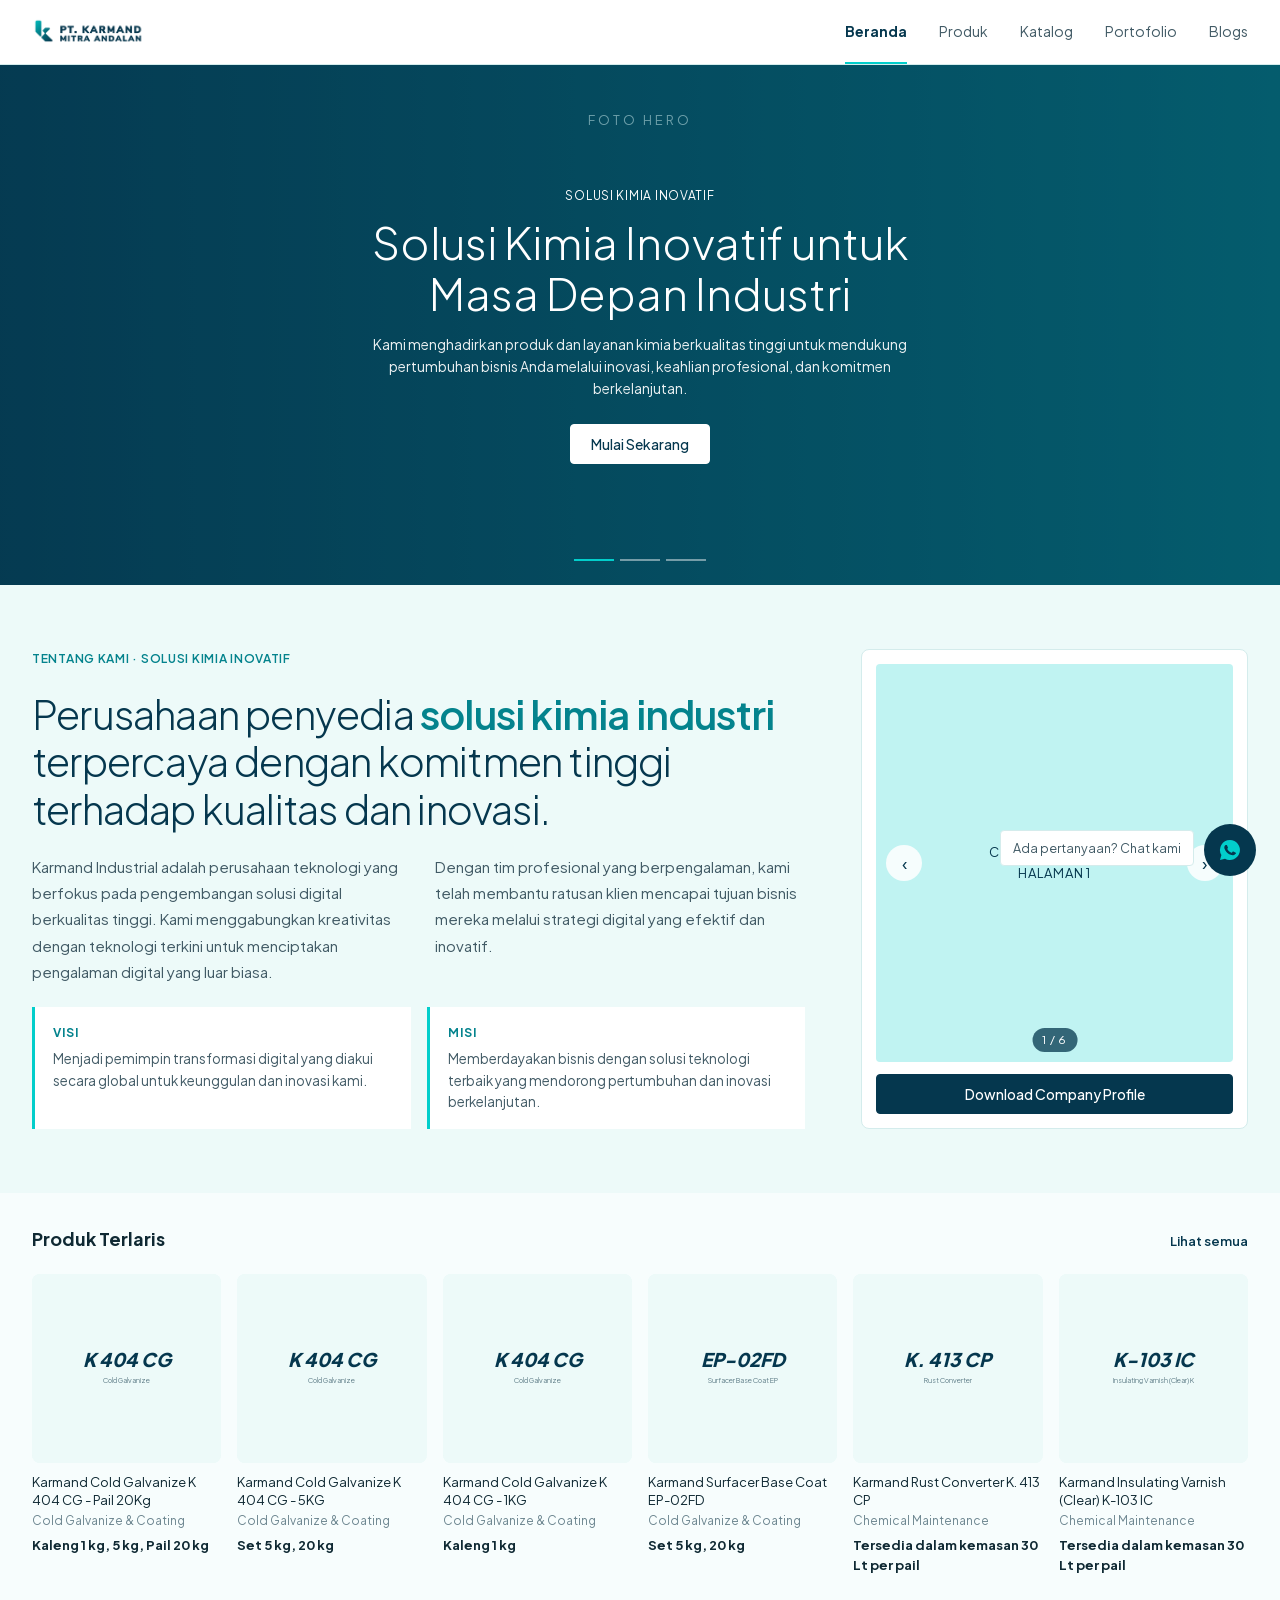
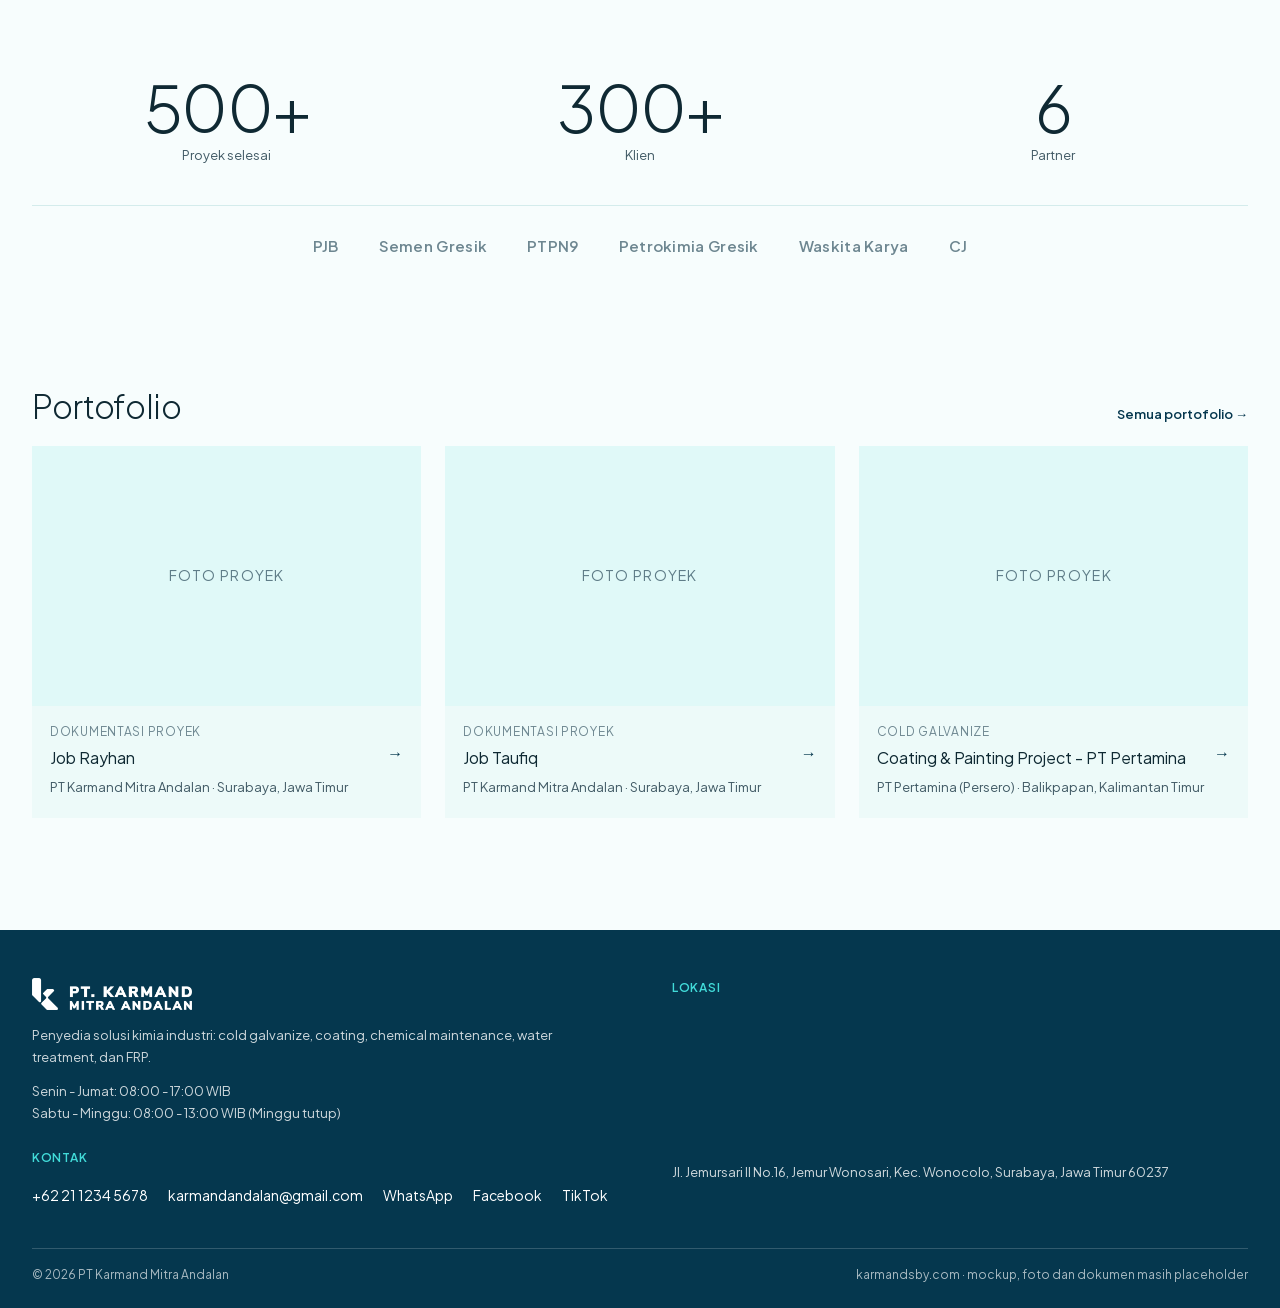
<file: index.html>
<!DOCTYPE html>
<html lang="id"><head>
<meta charset="UTF-8"><meta name="viewport" content="width=device-width, initial-scale=1"><meta name="robots" content="noindex, nofollow">
<title>PT Karmand Mitra Andalan | Beranda</title>
<link rel="stylesheet" href="css/theme.css"><link rel="stylesheet" href="css/site.css">
</head><body data-page="home">
<div id="hdr"></div>
<main>
<div class="hero" id="hero" aria-label="Hero slide"></div>

<section class="frame" id="tentang" style="background:var(--surface)"><div class="wrap">
 <div class="about2" id="about"></div>
</div></section>

<section class="shelf"><div class="wrap">
 <div class="head"><h2 class="h-shelf">Produk Terlaris</h2><a class="more" href="catalog.html">Lihat semua</a></div>
 <div class="shelfgrid" id="top"></div>
</div></section>

<section class="frame"><div class="wrap"><div class="stats" id="stats"></div><div class="partners" id="partners"></div></div></section>

<section class="frame" id="portofolio"><div class="wrap">
 <div class="head"><h2 class="h-frame">Portofolio</h2><a class="more" href="portfolio.html">Semua portofolio &rarr;</a></div>
 <div class="fgrid" id="pf"></div>
</div></section>
</main>
<div id="ftr"></div>
<script src="js/data.js"></script><script src="js/site.js"></script>
</body></html>
</file>
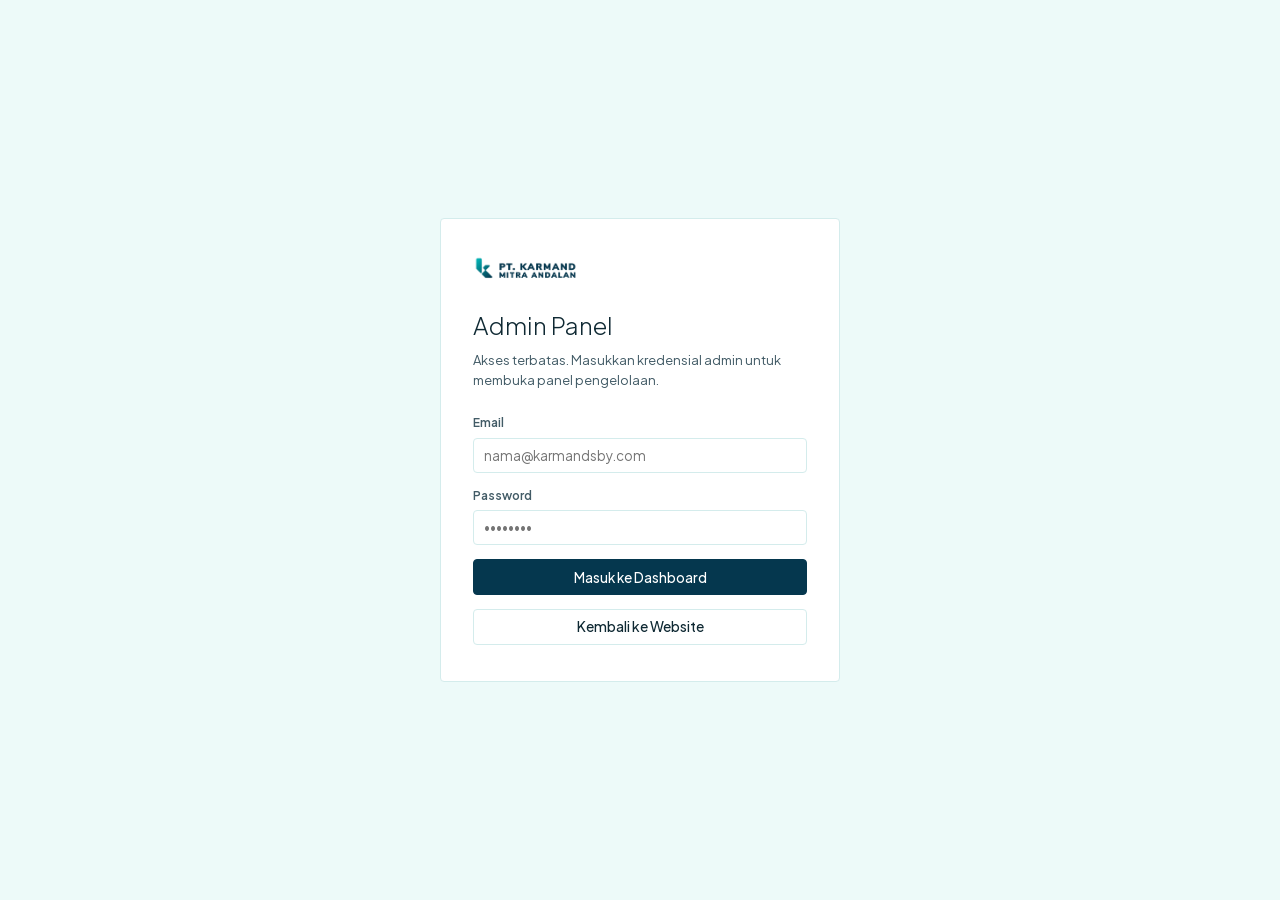
<file: admin/index.html>
<!DOCTYPE html>
<html lang="id"><head>
<meta charset="UTF-8"><meta name="viewport" content="width=device-width, initial-scale=1"><meta name="robots" content="noindex, nofollow">
<title>Admin Panel | PT Karmand Mitra Andalan</title>
<link rel="stylesheet" href="../css/theme.css"><link rel="stylesheet" href="../css/admin.css">
</head><body>
<div class="shell">
 <aside class="side" id="side">
  <div class="side-top"><img src="../assets/logo.png" alt="Karmand"><span class="side-tag">Admin</span></div>
  <nav id="sidenav"></nav>
  <div class="side-foot">
   <a class="btn outline sm" href="../index.html">Lihat Website &rarr;</a>
   <button class="btn outline sm" id="btn-reset" type="button">Reset Data Demo</button>
   <button class="btn danger sm" id="btn-logout" type="button">Keluar</button>
  </div>
 </aside>
 <div class="main">
  <header class="topbar">
   <div class="topbar-left">
    <button class="burger" id="burger" type="button" aria-label="Menu">&#9776;</button>
    <h1 id="page-title">Dashboard</h1>
   </div>
   <div class="topbar-right" id="topbar-actions"></div>
  </header>
  <main class="content" id="view"></main>
 </div>
</div>

<div class="drawer-bg" id="drawer-bg">
 <div class="drawer">
  <div class="drawer-head"><h3 id="drawer-title">Detail</h3><button class="btn outline sm" id="drawer-close" type="button">Tutup</button></div>
  <div class="drawer-body" id="drawer-body"></div>
  <div class="drawer-foot" id="drawer-foot"></div>
 </div>
</div>

<script src="../js/data.js"></script>
<script src="../js/admin.js"></script>
</body></html>
</file>
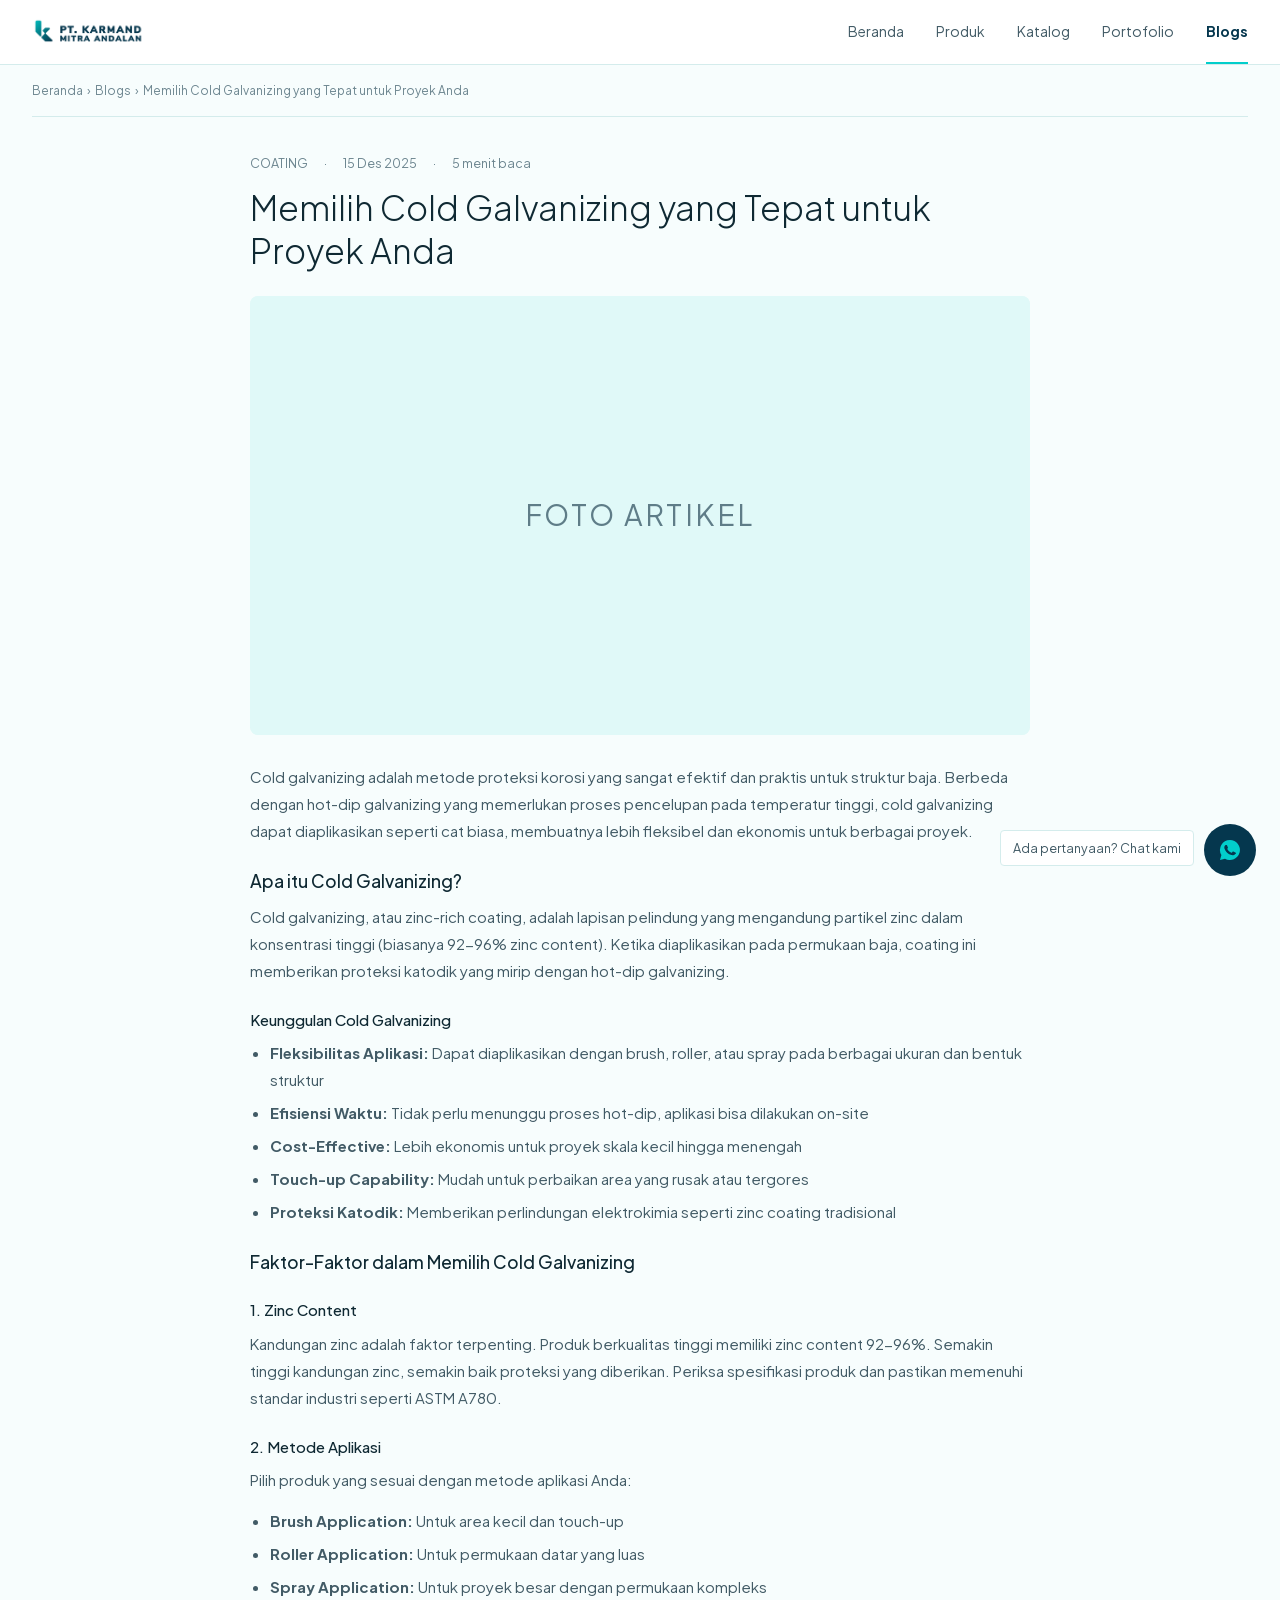
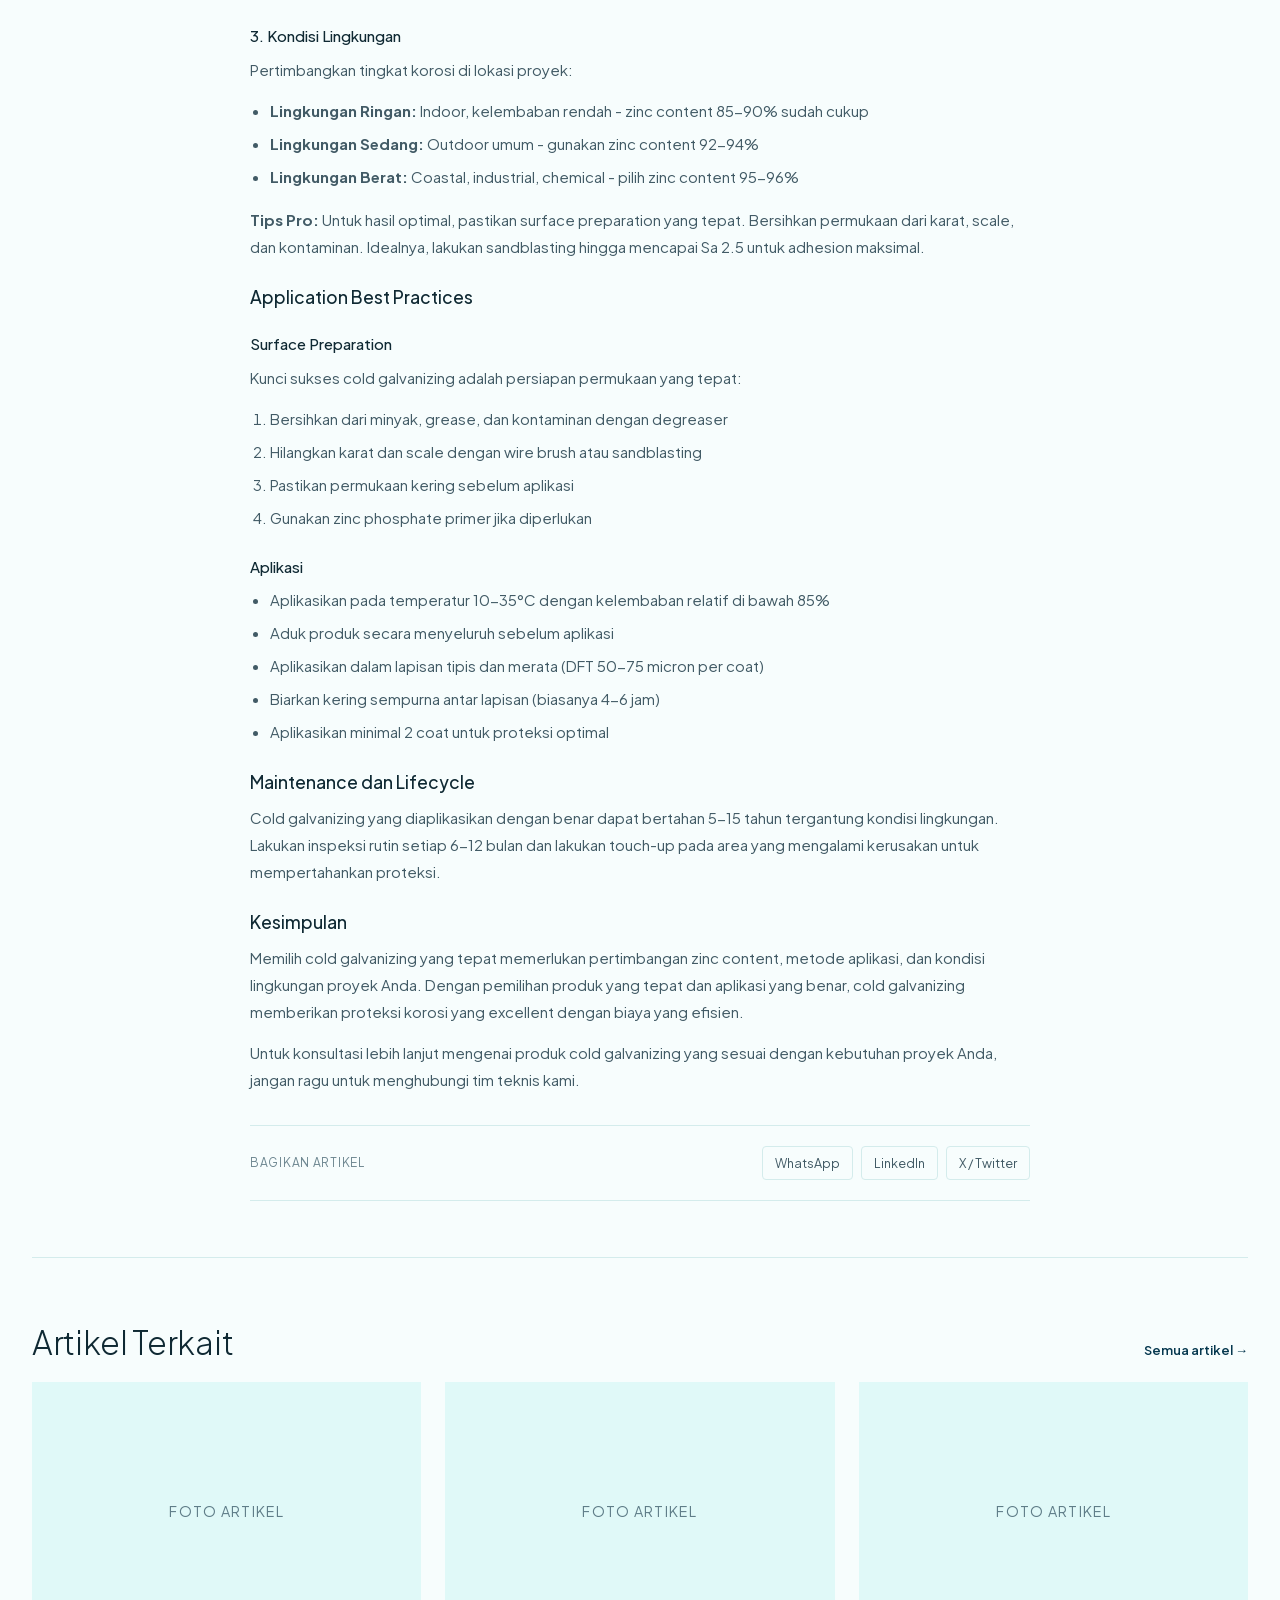
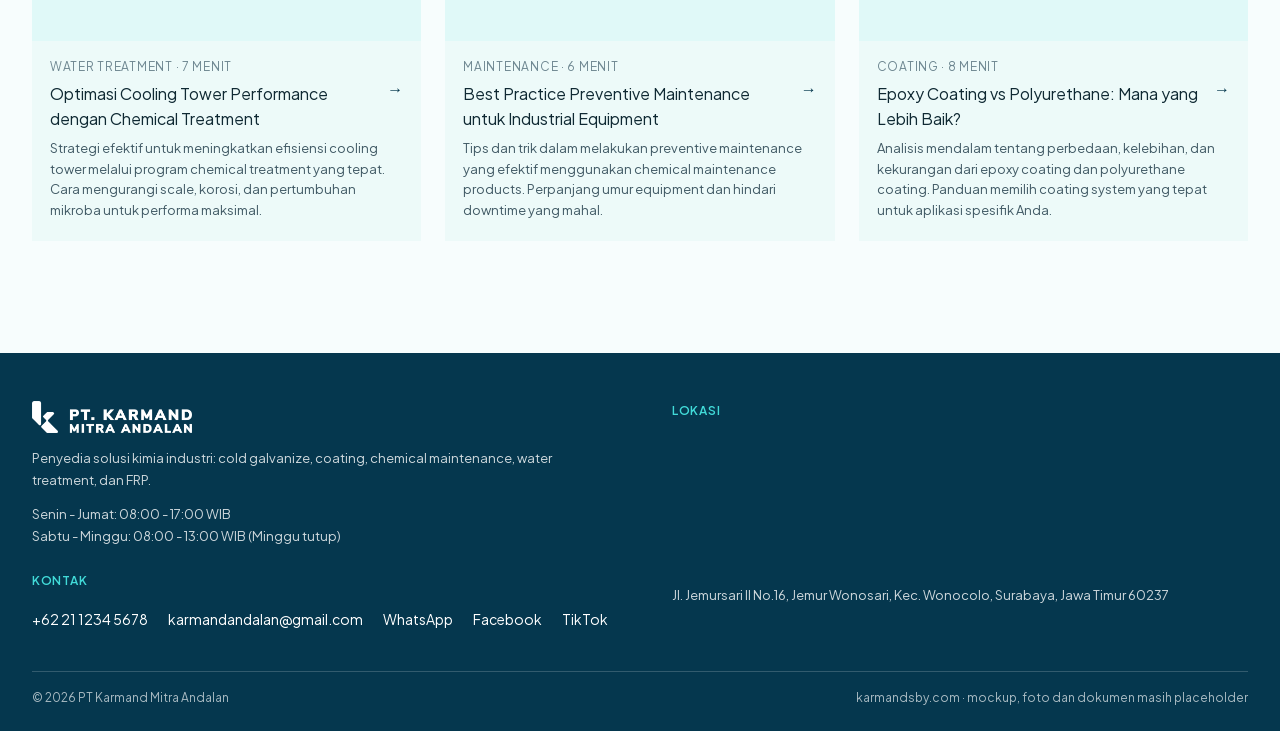
<file: blog-detail.html>
<!DOCTYPE html>
<html lang="id"><head>
<meta charset="UTF-8"><meta name="viewport" content="width=device-width, initial-scale=1"><meta name="robots" content="noindex, nofollow">
<title>Artikel | PT Karmand Mitra Andalan</title>
<link rel="stylesheet" href="css/theme.css"><link rel="stylesheet" href="css/site.css">
</head><body data-page="blog-detail">
<div id="hdr"></div>
<main class="wrap">
 <div class="crumb" id="crumb"></div>
 <article class="artwrap" id="blog-detail"></article>
 <section class="frame" style="border-top:1px solid var(--line)"><div class="head"><h2 class="h-frame">Artikel Terkait</h2><a class="more" href="blogs.html">Semua artikel &rarr;</a></div><div class="fgrid hrow" id="blog-related"></div></section>
</main>
<div id="ftr"></div>
<script src="js/data.js"></script><script src="js/site.js"></script>
</body></html>
</file>
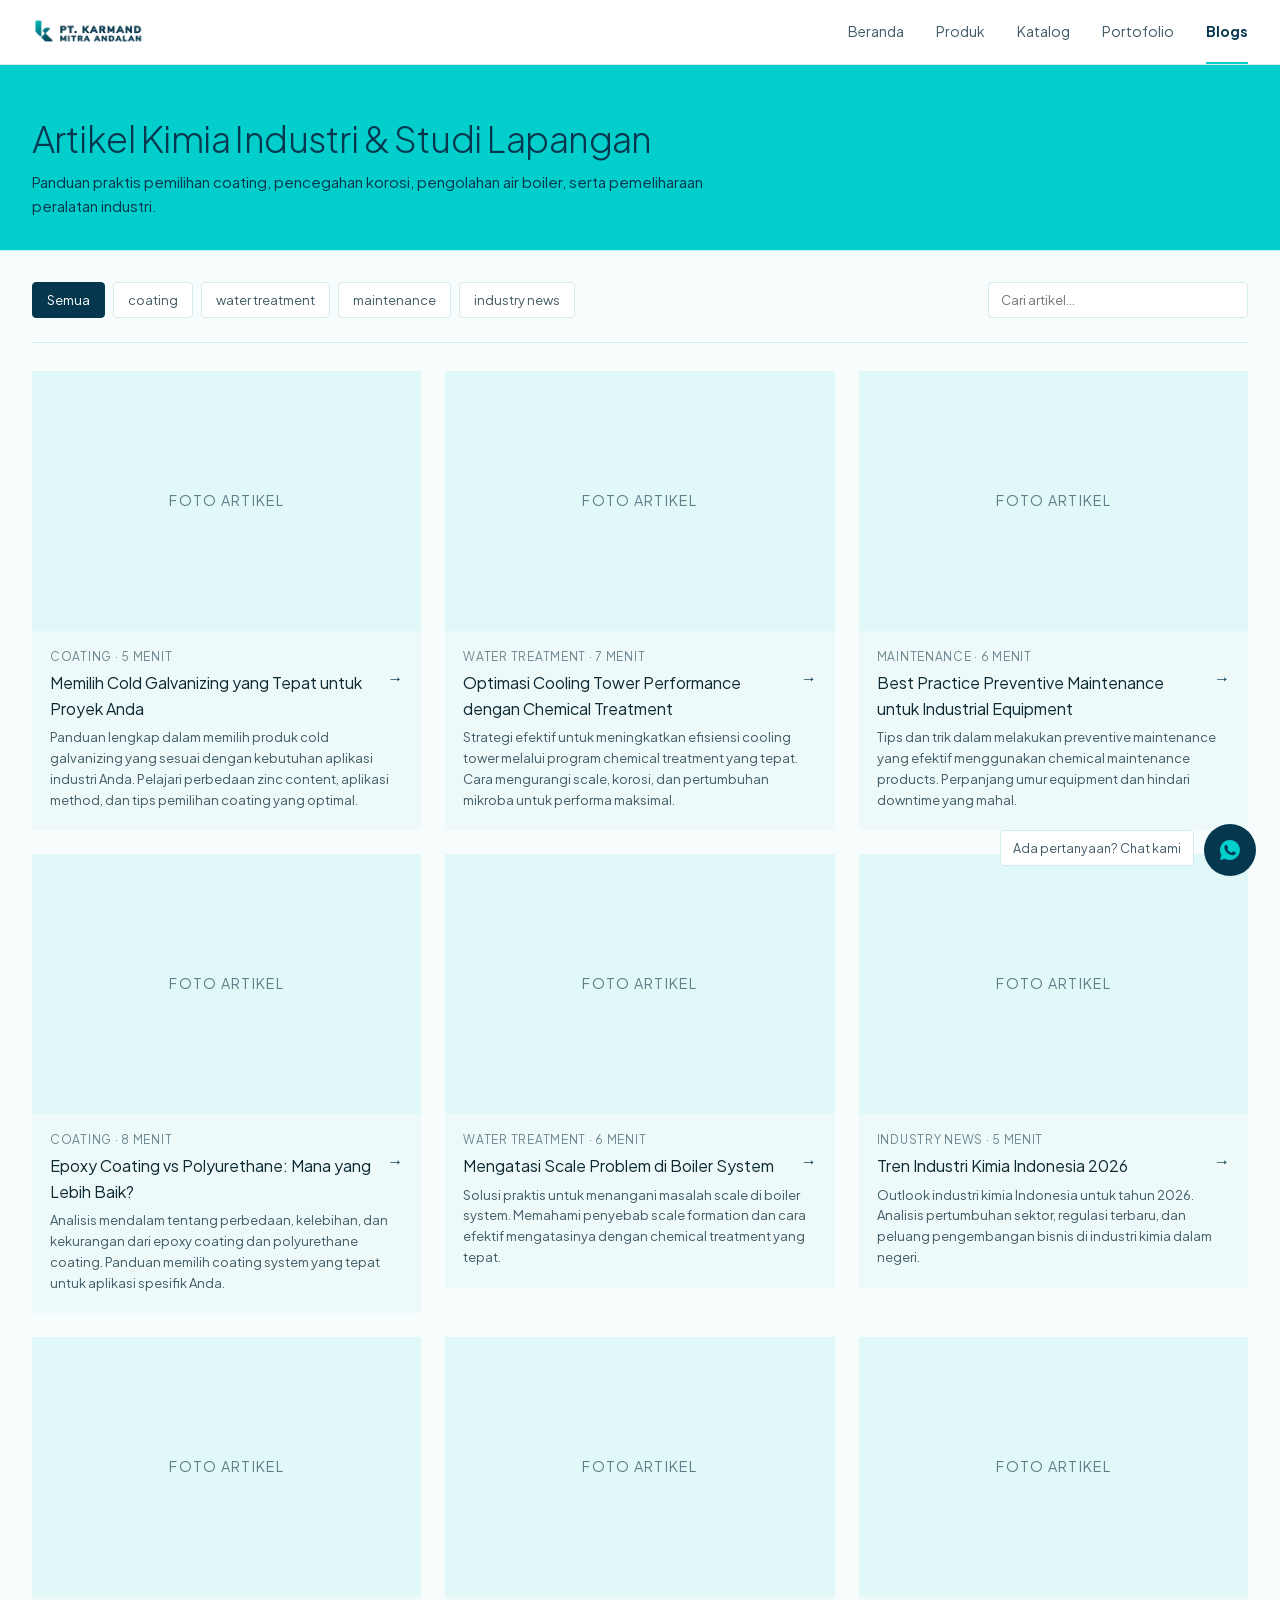
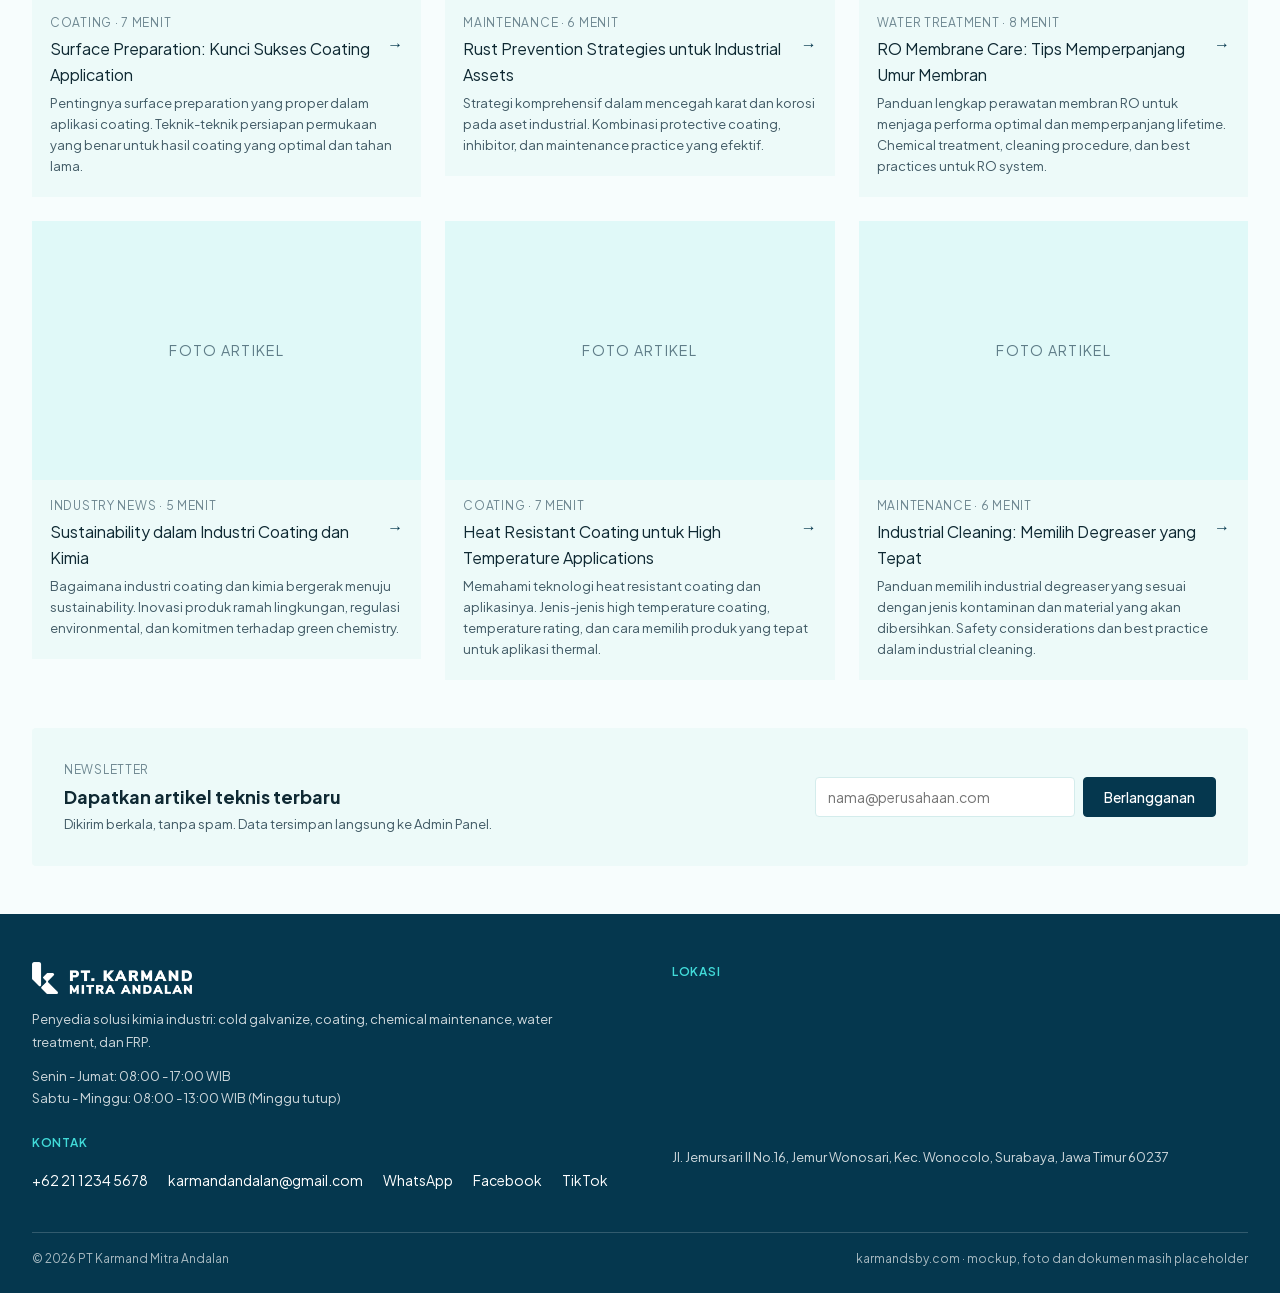
<file: blogs.html>
<!DOCTYPE html>
<html lang="id"><head>
<meta charset="UTF-8"><meta name="viewport" content="width=device-width, initial-scale=1"><meta name="robots" content="noindex, nofollow">
<title>Blogs &amp; Artikel | PT Karmand Mitra Andalan</title>
<link rel="stylesheet" href="css/theme.css"><link rel="stylesheet" href="css/site.css">
</head><body data-page="blogs">
<div id="hdr"></div>
<main class="wrap">
 <div class="pagehead">
  <h1>Artikel Kimia Industri &amp; Studi Lapangan</h1>
  <p>Panduan praktis pemilihan coating, pencegahan korosi, pengolahan air boiler, serta pemeliharaan peralatan industri.</p>
 </div>
 <div class="toolbar">
  <div class="tabs" id="blog-tabs"></div>
  <input class="search" id="blog-search" type="search" placeholder="Cari artikel...">
 </div>
 <div class="fgrid" id="blog-grid"></div>
 <div class="nlbox">
  <div>
   <div class="eyebrow">Newsletter</div>
   <h2 class="h-shelf" style="margin-top:4px">Dapatkan artikel teknis terbaru</h2>
   <p class="muted" style="font-size:13px;margin-top:2px">Dikirim berkala, tanpa spam. Data tersimpan langsung ke Admin Panel.</p>
  </div>
  <form class="nlform" id="nl-form">
   <input type="email" id="nl-email" required placeholder="nama@perusahaan.com" aria-label="Email newsletter">
   <button class="btn" type="submit">Berlangganan</button>
  </form>
 </div>
</main>
<div id="ftr"></div>
<script src="js/data.js"></script><script src="js/site.js"></script>
</body></html>
</file>
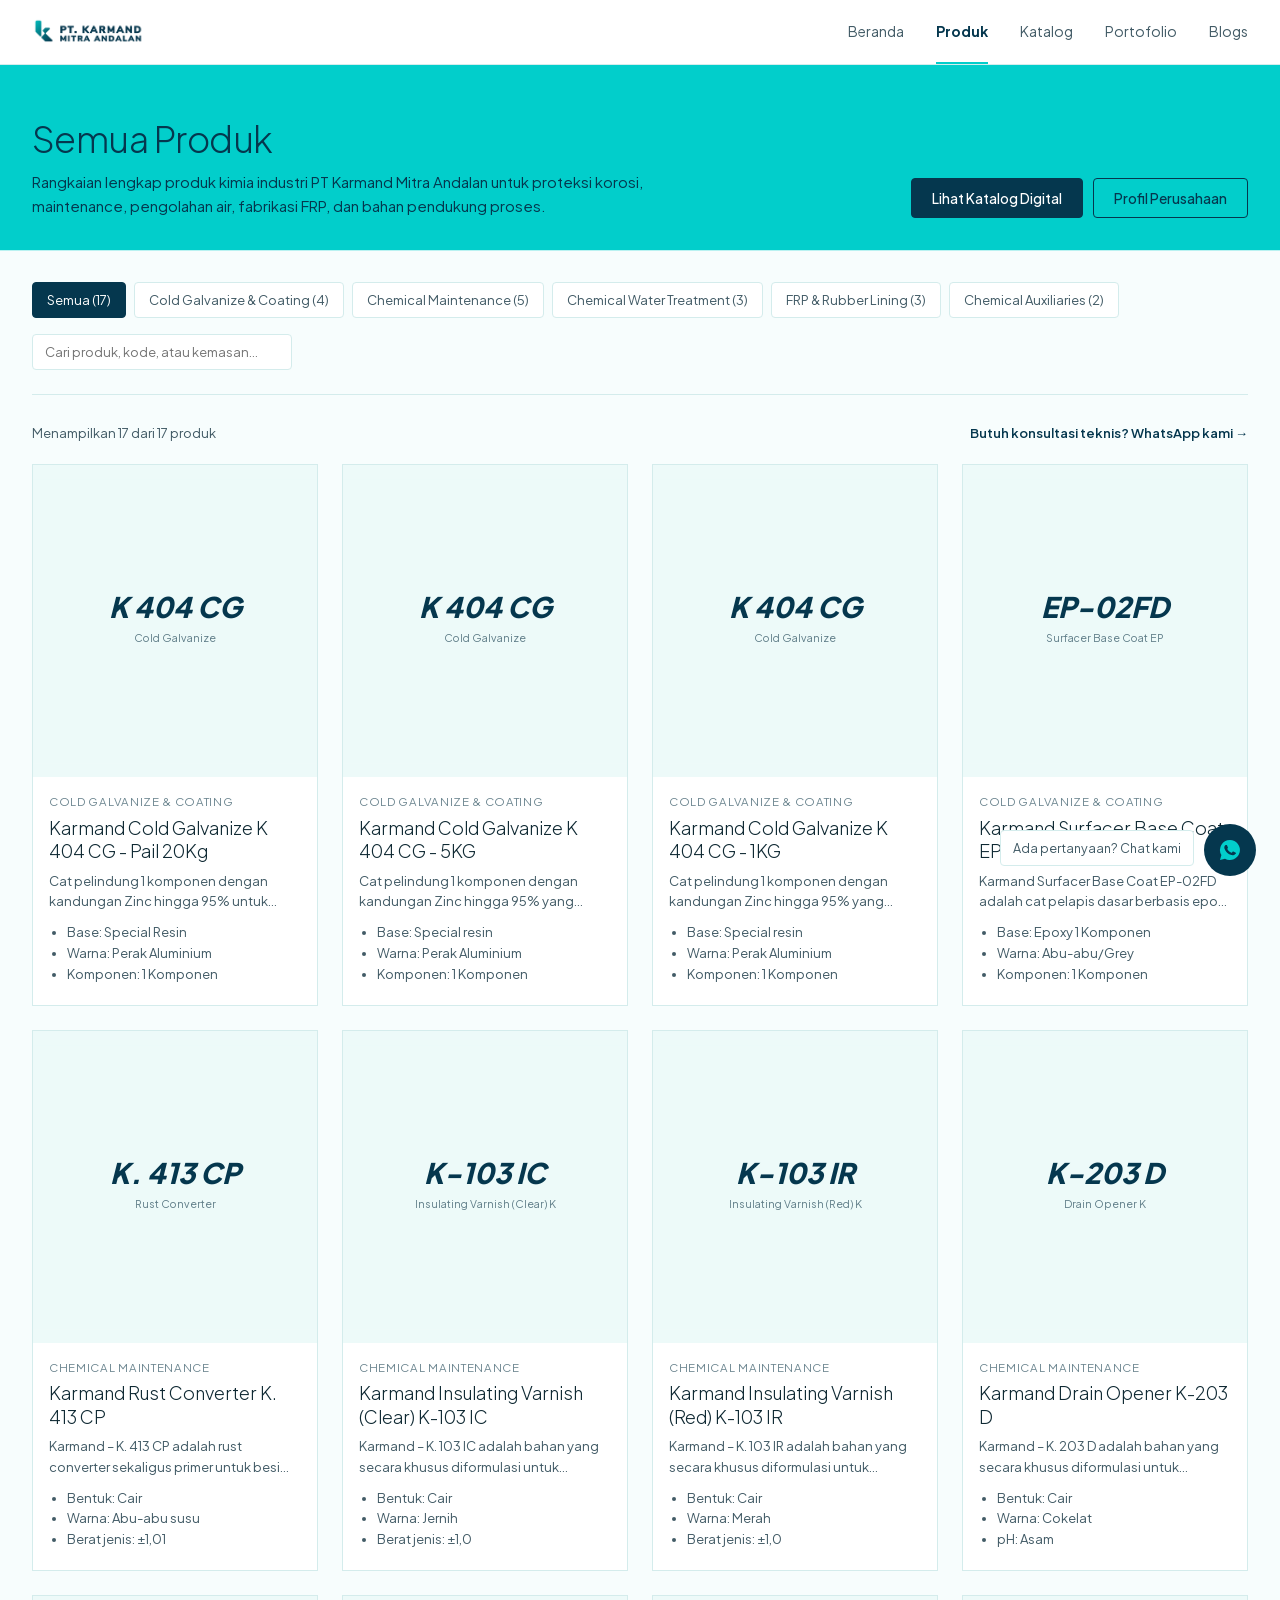
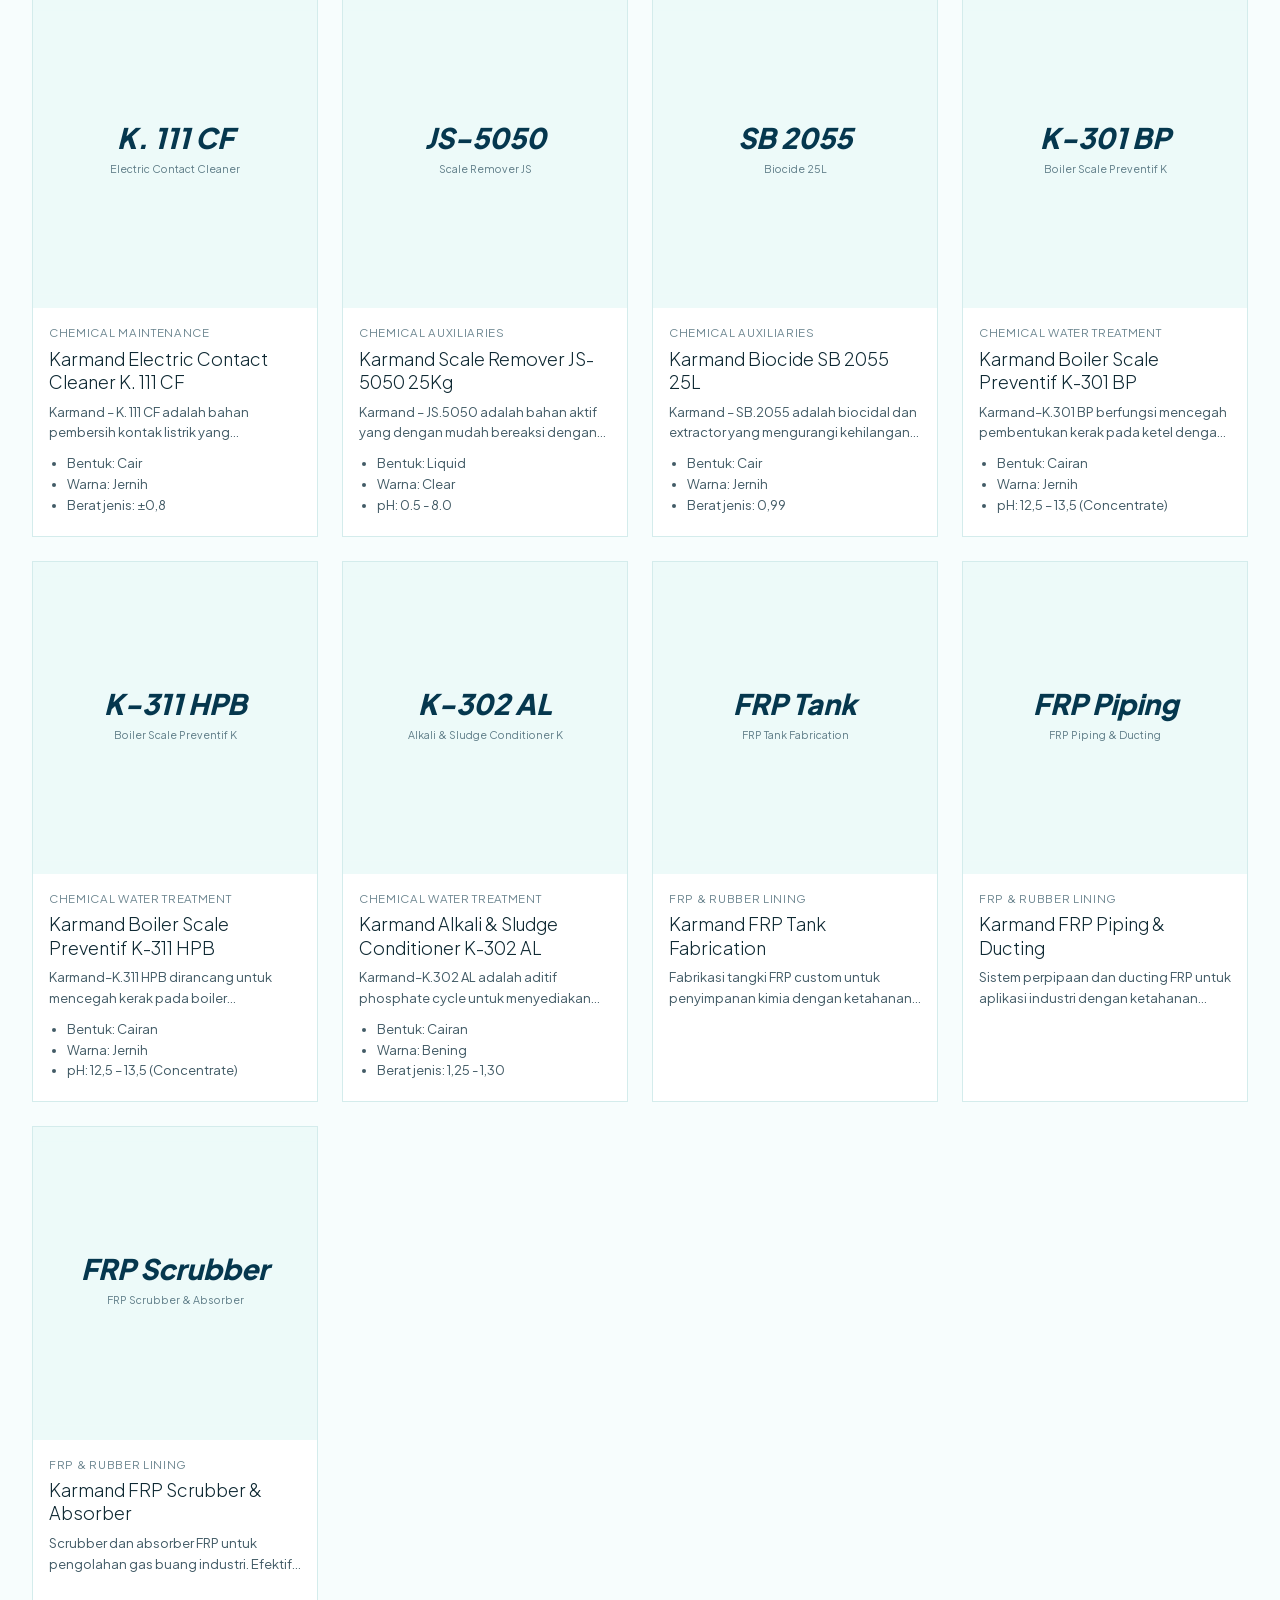
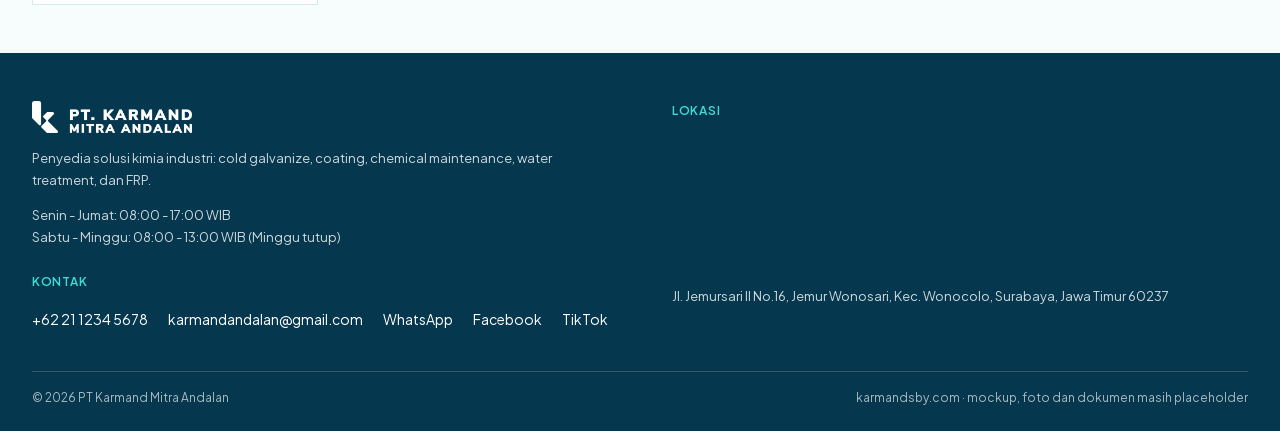
<file: catalog.html>
<!DOCTYPE html>
<html lang="id"><head>
<meta charset="UTF-8"><meta name="viewport" content="width=device-width, initial-scale=1"><meta name="robots" content="noindex, nofollow">
<title>Produk | PT Karmand Mitra Andalan</title>
<link rel="stylesheet" href="css/theme.css"><link rel="stylesheet" href="css/site.css">
</head><body data-page="catalog">
<div id="hdr"></div>
<main class="wrap">
 <div class="pagehead" style="display:flex;flex-wrap:wrap;justify-content:space-between;align-items:flex-end;gap:20px">
  <div>
   <h1 id="cat-title">Semua Produk</h1>
   <p id="cat-desc">Rangkaian lengkap produk kimia industri PT Karmand Mitra Andalan untuk proteksi korosi, maintenance, pengolahan air, fabrikasi FRP, dan bahan pendukung proses.</p>
  </div>
  <div style="display:flex;gap:10px;flex-wrap:wrap">
   <a class="btn" href="katalog.html">Lihat Katalog Digital</a>
   <a class="btn outline" href="index.html#tentang">Profil Perusahaan</a>
  </div>
 </div>
 <div class="toolbar">
  <div class="tabs" id="cat-tabs"></div>
  <input class="search" id="cat-search" type="search" placeholder="Cari produk, kode, atau kemasan...">
 </div>
 <div class="catmeta"><span id="cat-count"></span><a class="more cat-wa" href="#">Butuh konsultasi teknis? WhatsApp kami &rarr;</a></div>
 <div class="jgrid" id="cat-grid"></div>
 <a class="more cat-wa wa-below" href="#">Butuh konsultasi teknis? WhatsApp kami &rarr;</a>
</main>
<div id="ftr"></div>
<script src="js/data.js"></script><script src="js/site.js"></script>
</body></html>
</file>
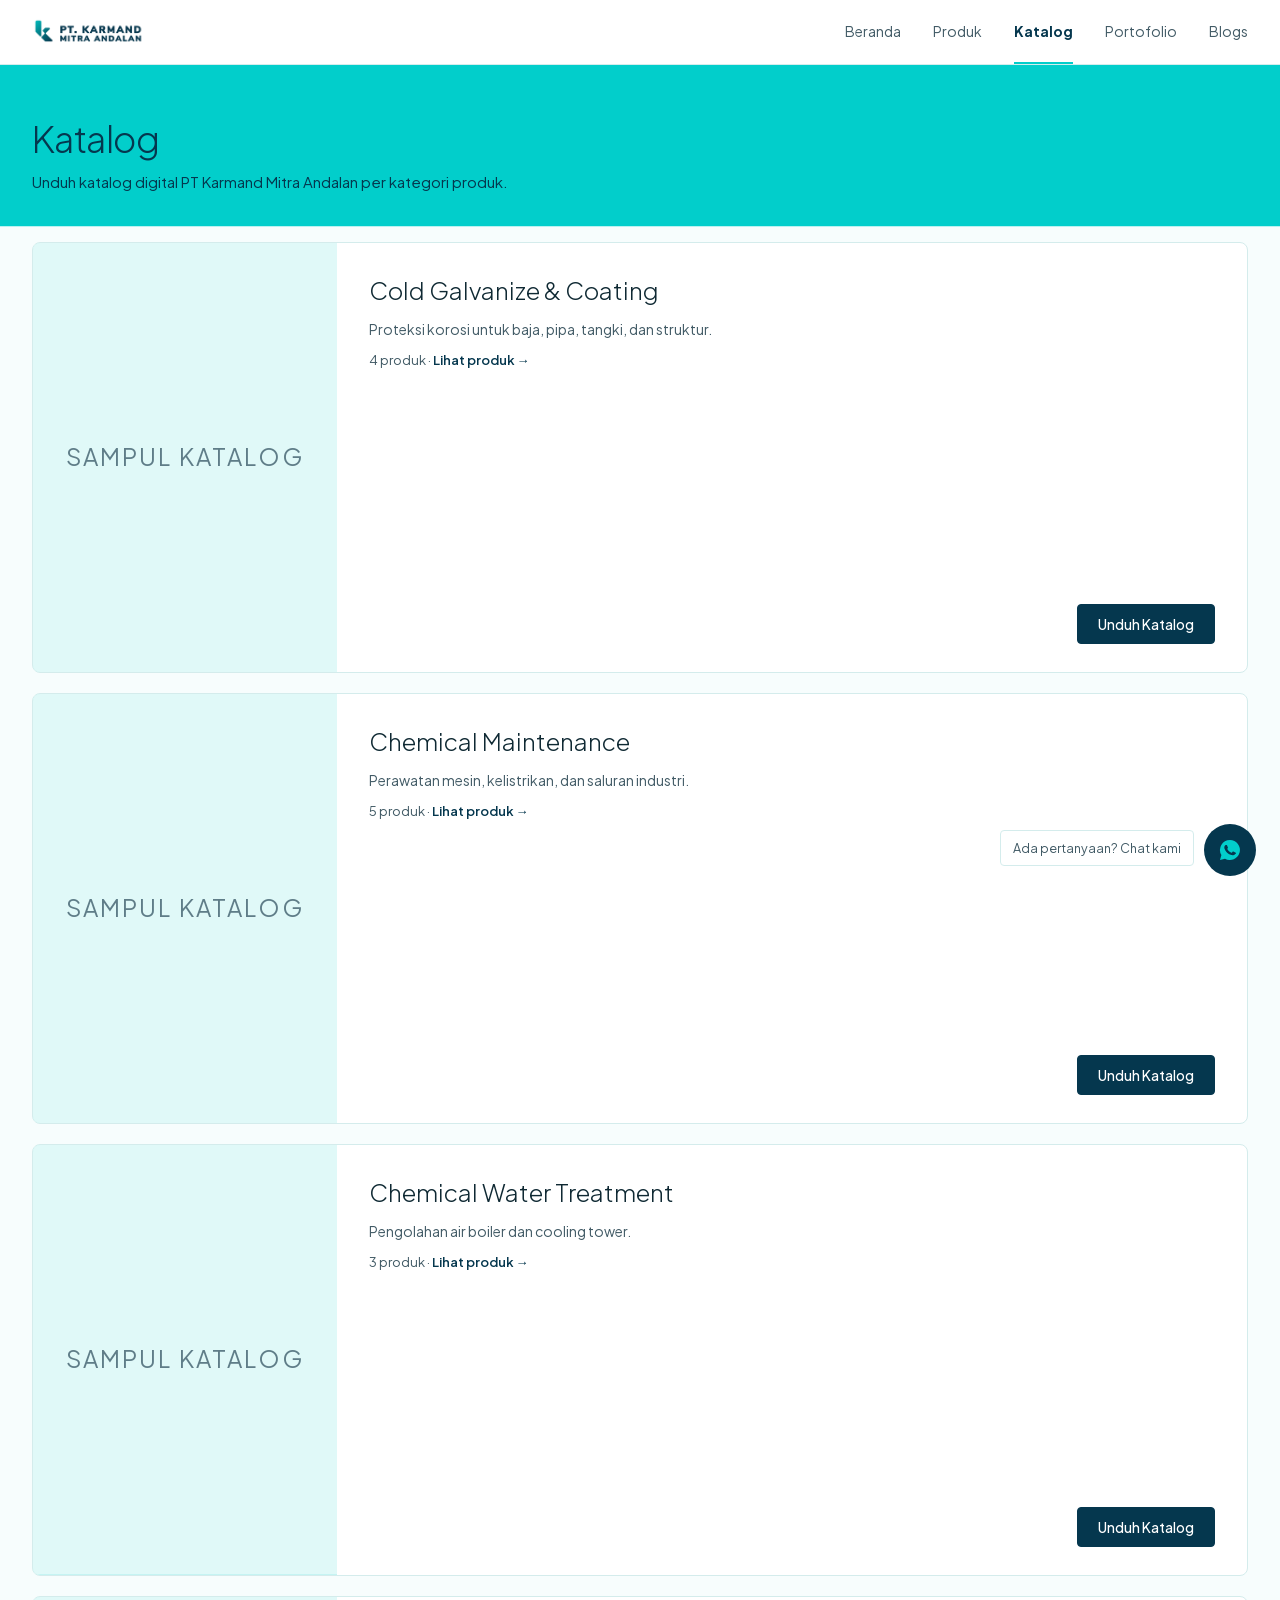
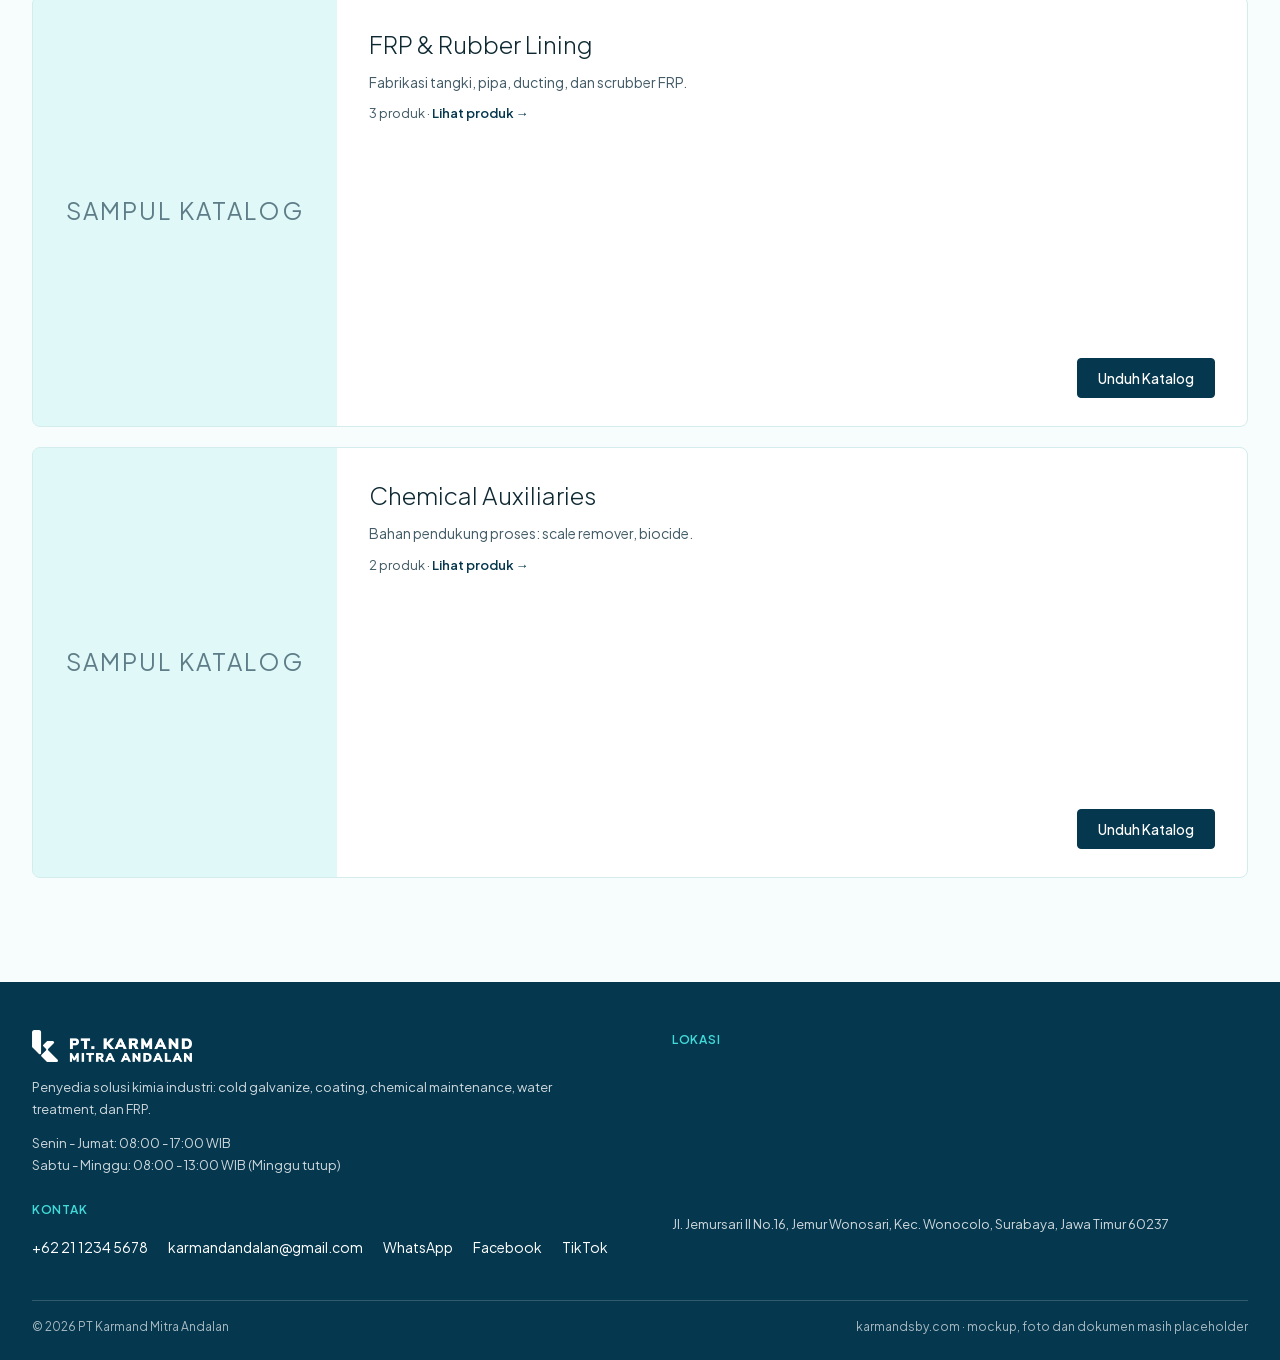
<file: katalog.html>
<!DOCTYPE html>
<html lang="id"><head>
<meta charset="UTF-8"><meta name="viewport" content="width=device-width, initial-scale=1"><meta name="robots" content="noindex, nofollow">
<title>Katalog | PT Karmand Mitra Andalan</title>
<link rel="stylesheet" href="css/theme.css"><link rel="stylesheet" href="css/site.css">
</head><body data-page="katalog">
<div id="hdr"></div>
<main class="wrap">
 <div class="pagehead">
  <h1>Katalog</h1>
  <p>Unduh katalog digital PT Karmand Mitra Andalan per kategori produk.</p>
 </div>
 <div class="krows" id="krows"></div>
</main>
<div id="ftr"></div>
<script src="js/data.js"></script><script src="js/site.js"></script>
</body></html>
</file>
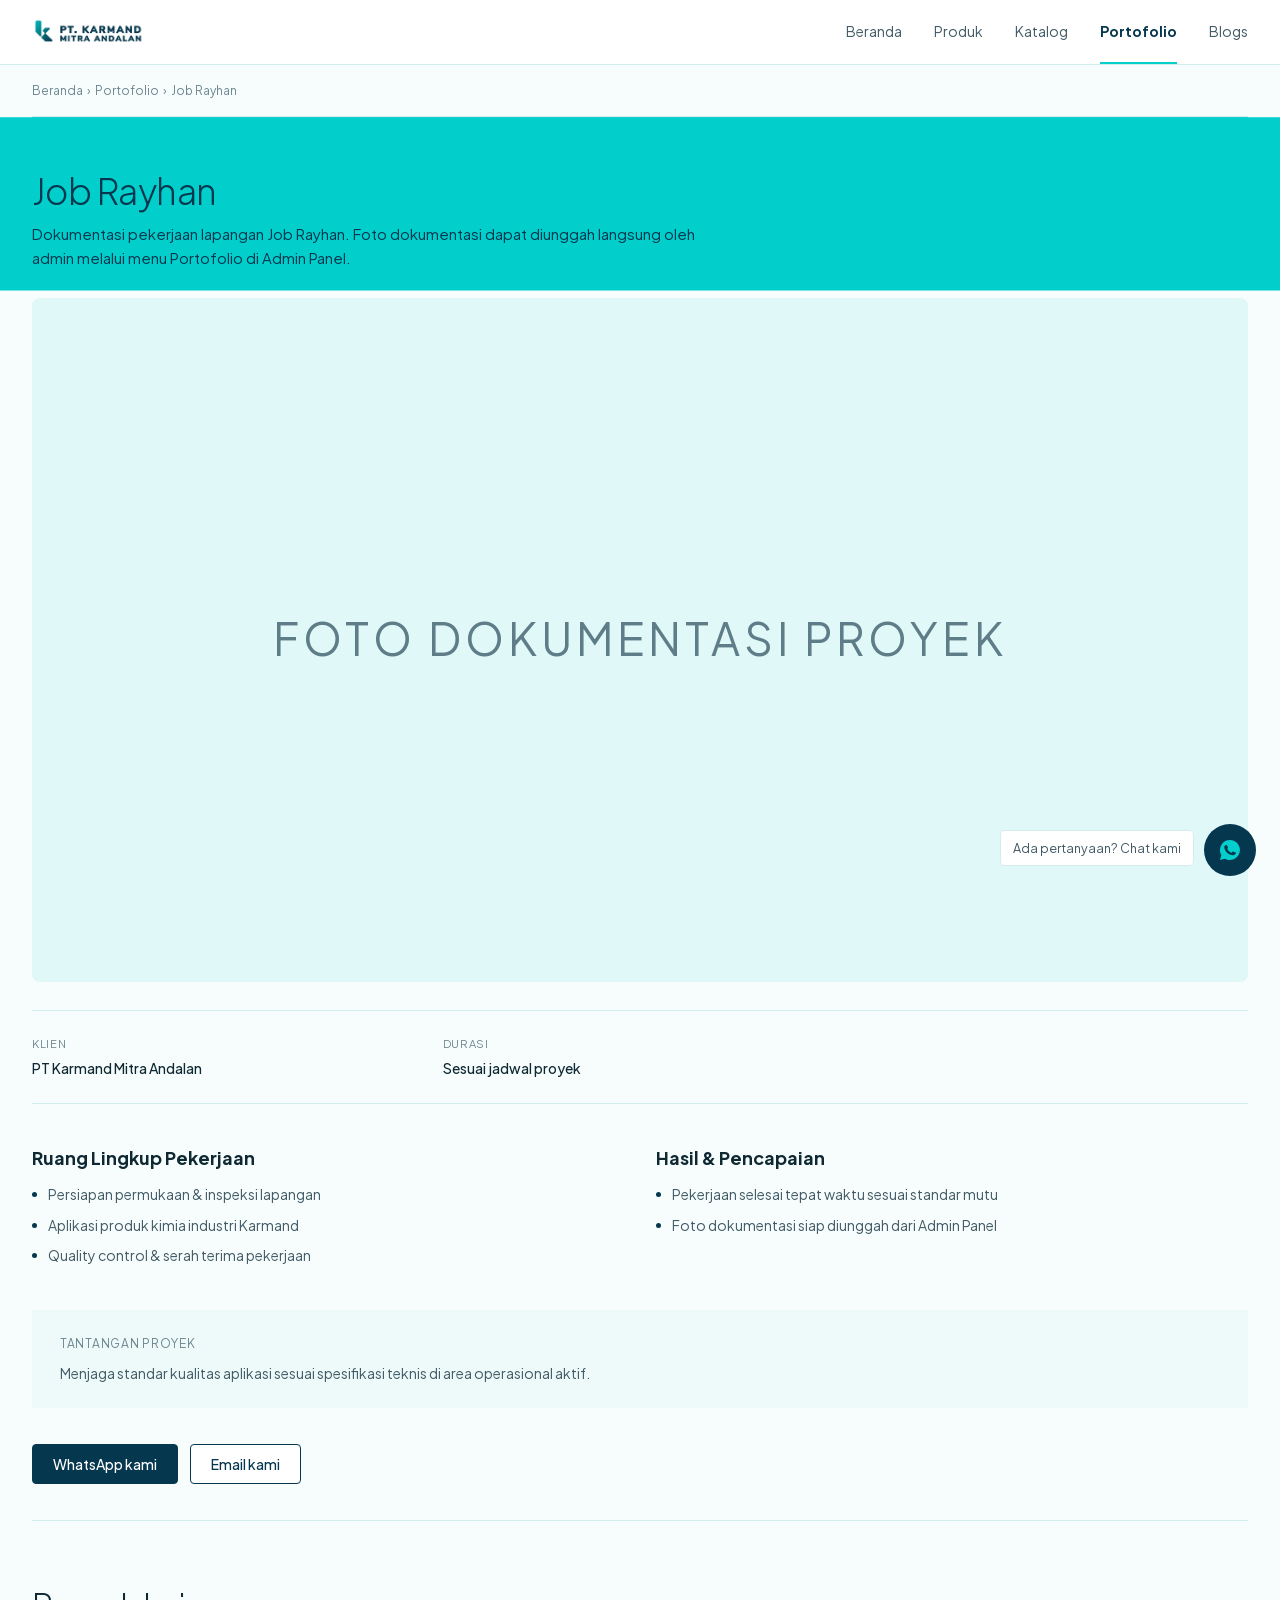
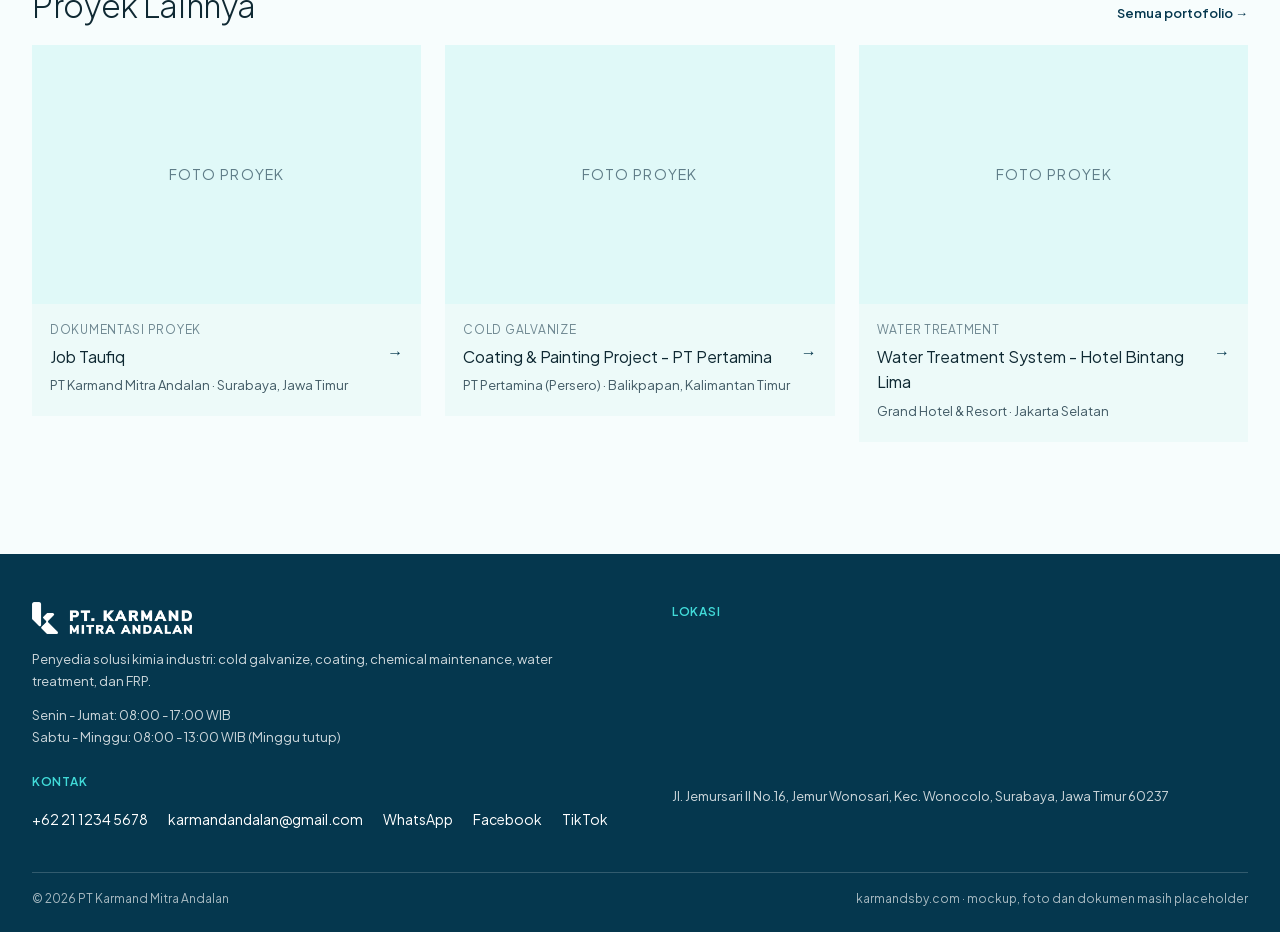
<file: portfolio-detail.html>
<!DOCTYPE html>
<html lang="id"><head>
<meta charset="UTF-8"><meta name="viewport" content="width=device-width, initial-scale=1"><meta name="robots" content="noindex, nofollow">
<title>Detail Portofolio | PT Karmand Mitra Andalan</title>
<link rel="stylesheet" href="css/theme.css"><link rel="stylesheet" href="css/site.css">
</head><body data-page="portfolio-detail">
<div id="hdr"></div>
<main class="wrap">
 <div class="crumb" id="crumb"></div>
 <div id="pf-detail"></div>
 <section class="frame" style="border-top:1px solid var(--line)"><div class="head"><h2 class="h-frame">Proyek Lainnya</h2><a class="more" href="portfolio.html">Semua portofolio &rarr;</a></div><div class="fgrid hrow" id="pf-related"></div></section>
</main>
<div id="ftr"></div>
<script src="js/data.js"></script><script src="js/site.js"></script>
</body></html>
</file>
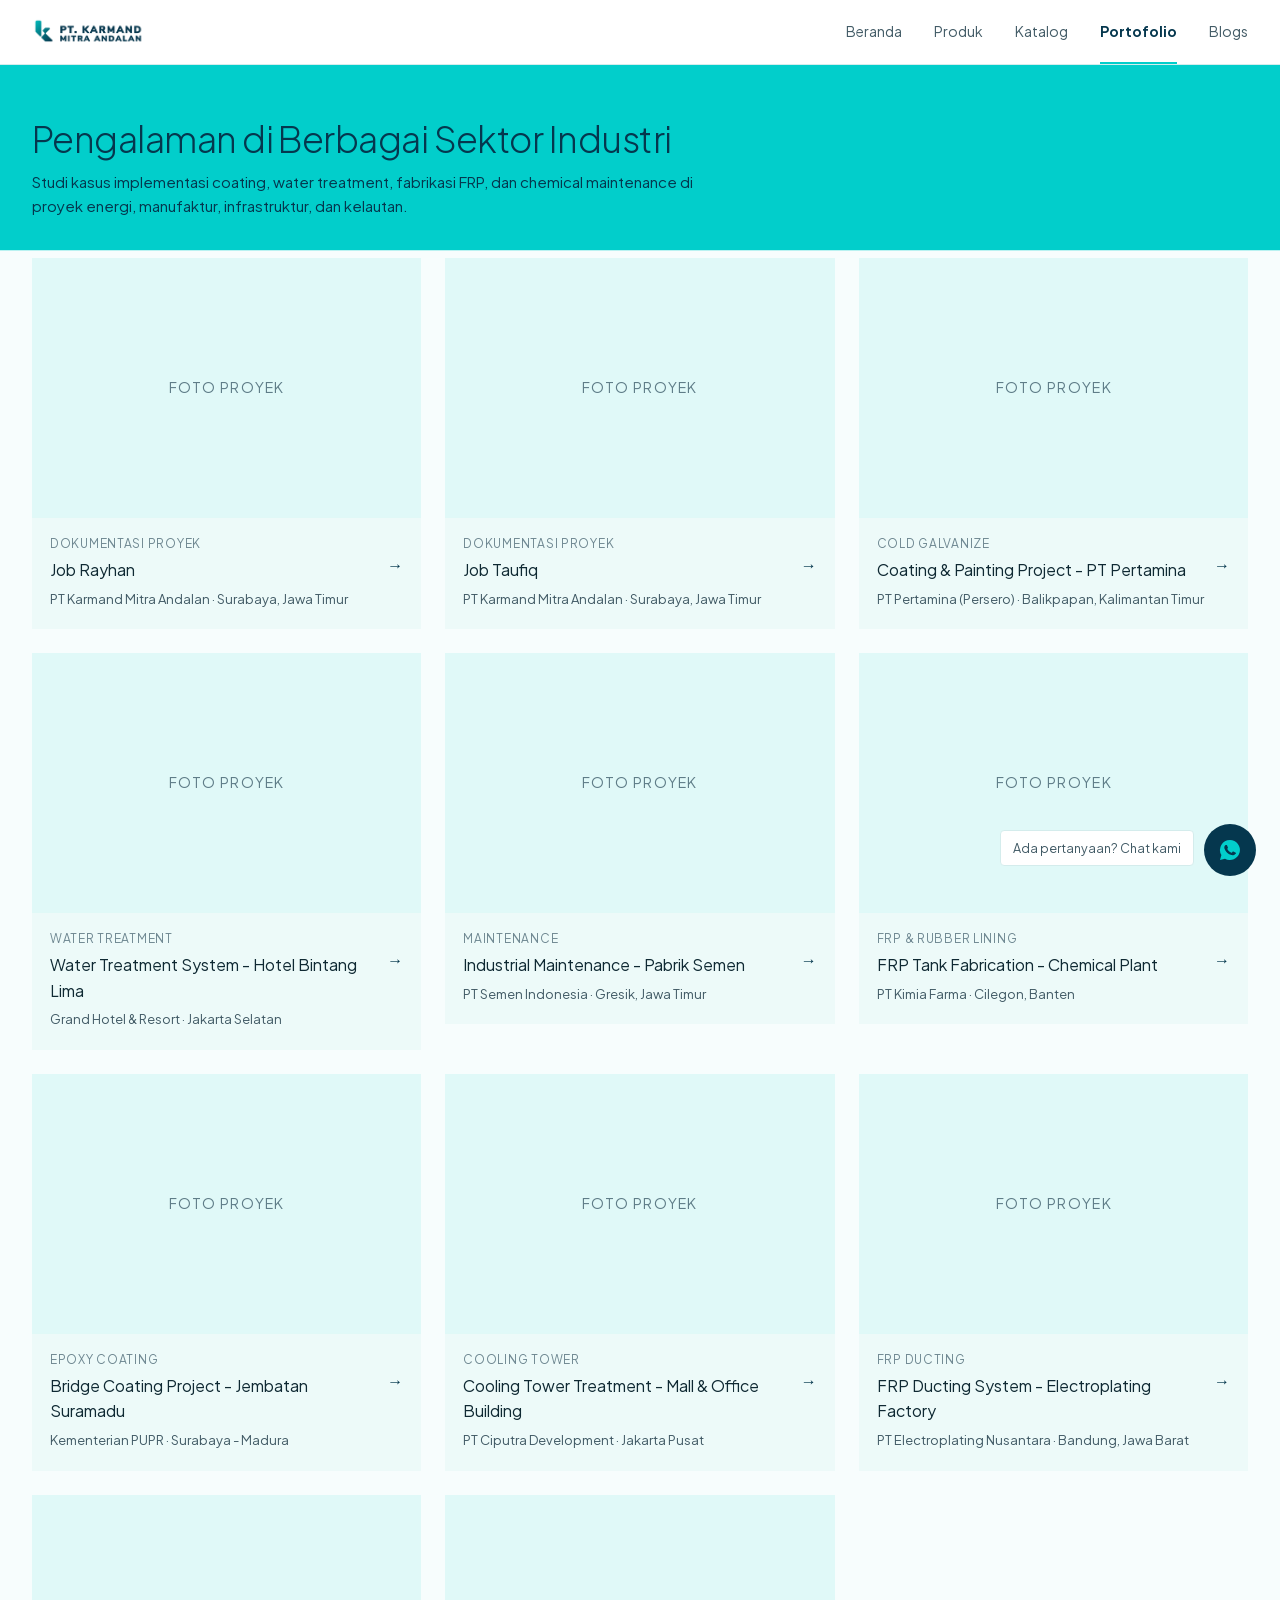
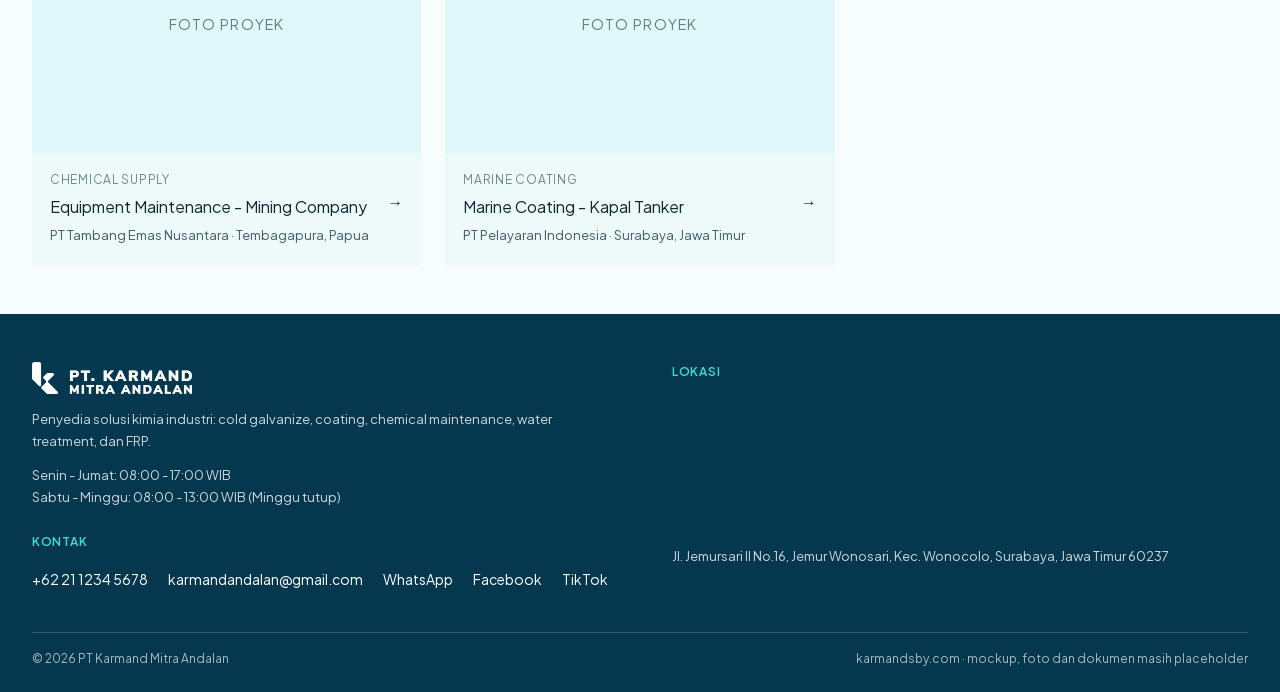
<file: portfolio.html>
<!DOCTYPE html>
<html lang="id"><head>
<meta charset="UTF-8"><meta name="viewport" content="width=device-width, initial-scale=1"><meta name="robots" content="noindex, nofollow">
<title>Portofolio | PT Karmand Mitra Andalan</title>
<link rel="stylesheet" href="css/theme.css"><link rel="stylesheet" href="css/site.css">
</head><body data-page="portfolio">
<div id="hdr"></div>
<main class="wrap">
 <div class="pagehead">
  <h1>Pengalaman di Berbagai Sektor Industri</h1>
  <p>Studi kasus implementasi coating, water treatment, fabrikasi FRP, dan chemical maintenance di proyek energi, manufaktur, infrastruktur, dan kelautan.</p>
 </div>
 <div class="fgrid" id="pf-grid"></div>
</main>
<div id="ftr"></div>
<script src="js/data.js"></script><script src="js/site.js"></script>
</body></html>
</file>
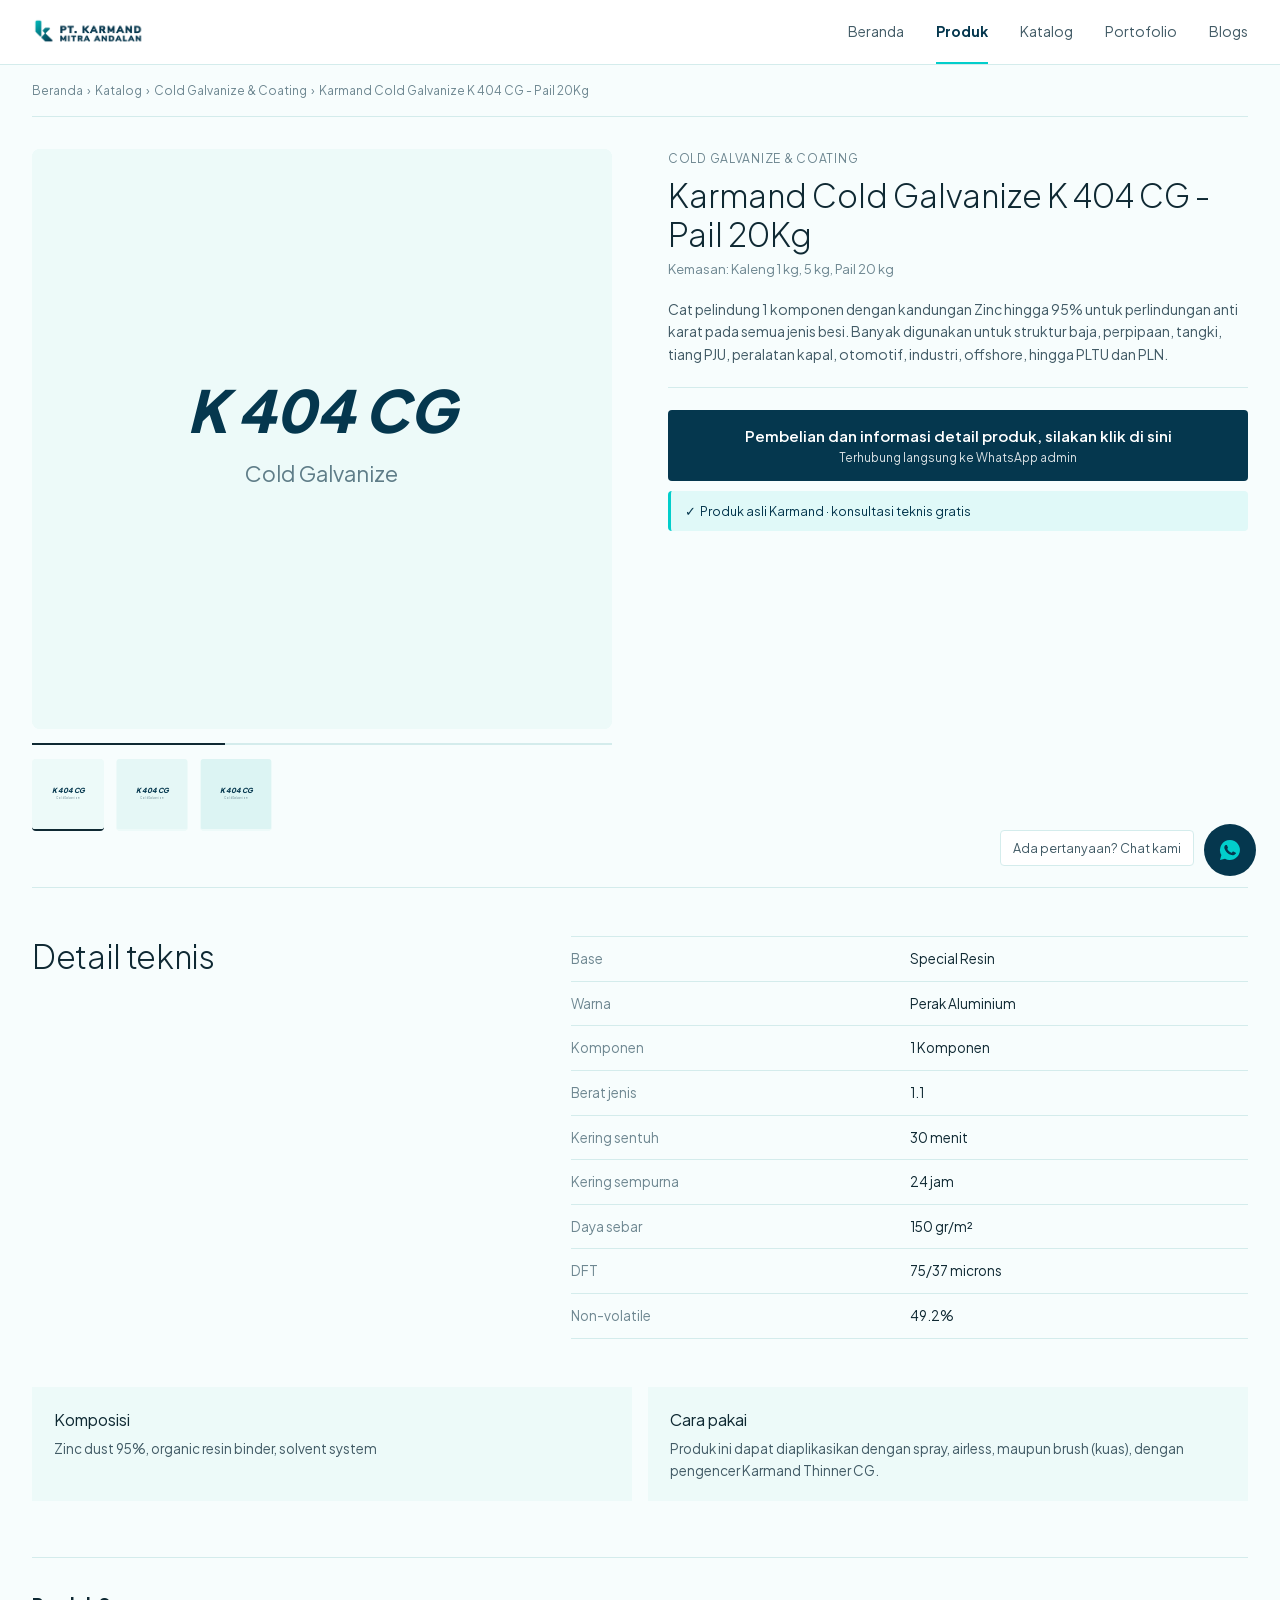
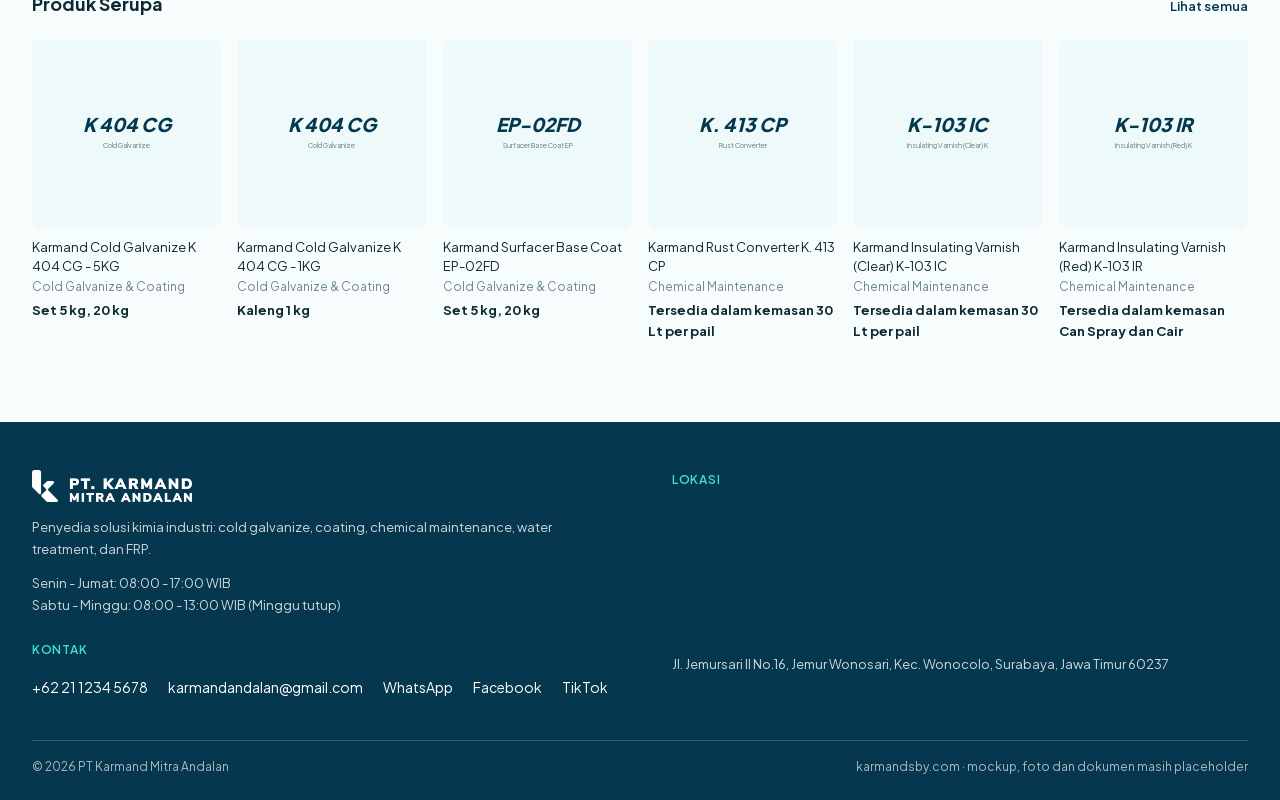
<file: product.html>
<!DOCTYPE html>
<html lang="id"><head>
<meta charset="UTF-8"><meta name="viewport" content="width=device-width, initial-scale=1"><meta name="robots" content="noindex, nofollow">
<title>Detail Produk | PT Karmand Mitra Andalan</title>
<link rel="stylesheet" href="css/theme.css"><link rel="stylesheet" href="css/site.css">
</head><body data-page="product">
<div id="hdr"></div>
<main class="wrap">
 <div class="crumb" id="crumb"></div>
 <div class="pdp"><div class="gal" id="gal"></div><div class="info" id="info"></div></div>
 <div class="detail" id="detail"></div>
 <div class="feat" id="feat"></div>
 <div id="exposures"></div>
 <section class="shelf" style="border-top:1px solid var(--line)"><div class="head"><h2 class="h-shelf">Produk Serupa</h2><a class="more" href="catalog.html">Lihat semua</a></div><div class="shelfgrid hrow" id="sim"></div></section>
</main>
<div id="ftr"></div>
<script src="js/data.js"></script><script src="js/site.js"></script>
</body></html>
</file>
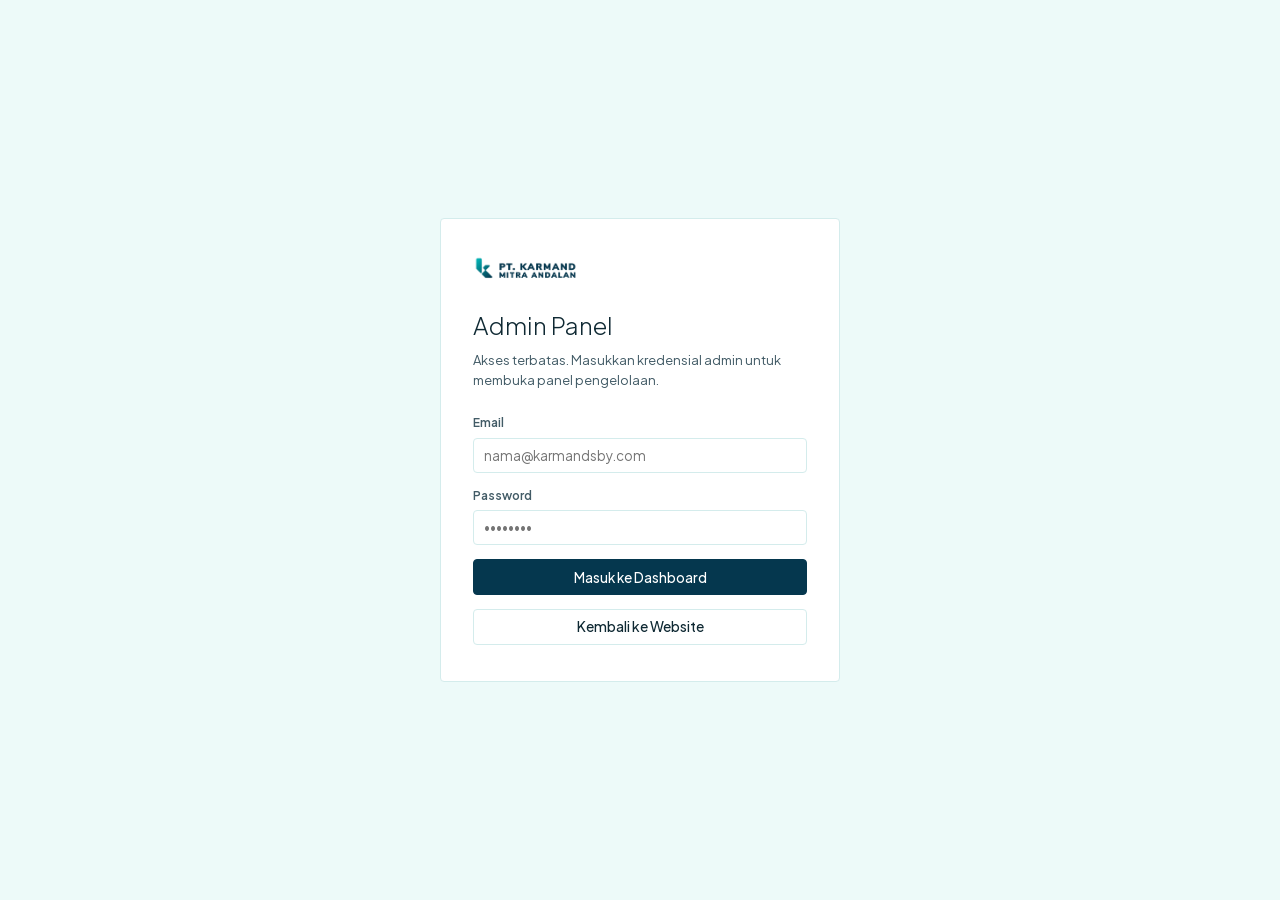
<file: admin/login.html>
<!DOCTYPE html>
<html lang="id"><head>
<meta charset="UTF-8"><meta name="viewport" content="width=device-width, initial-scale=1"><meta name="robots" content="noindex, nofollow">
<title>Admin Login | PT Karmand Mitra Andalan</title>
<link rel="stylesheet" href="../css/theme.css"><link rel="stylesheet" href="../css/admin.css">
</head><body>
<div class="login-shell">
 <div class="login-card">
  <img class="logo" src="../assets/logo.png" alt="PT Karmand Mitra Andalan">
  <h1>Admin Panel</h1>
  <p>Akses terbatas. Masukkan kredensial admin untuk membuka panel pengelolaan.</p>
  <form class="form" id="login-form" autocomplete="off">
   <div class="field"><label for="em">Email</label><input type="email" id="em" required placeholder="nama@karmandsby.com"></div>
   <div class="field"><label for="pw">Password</label><input type="password" id="pw" required placeholder="••••••••"></div>
   <div id="login-err" style="display:none;color:#b91c1c;font-size:13px;font-weight:600;background:#fef2f2;border:1px solid #fecaca;padding:8px 12px;border-radius:var(--r)"></div>
   <button class="btn" id="login-btn" type="submit" style="width:100%">Masuk ke Dashboard</button>
   <a class="btn outline" href="../index.html" style="width:100%">Kembali ke Website</a>
  </form>
 </div>
</div>
<script>
(function () {
  var form = document.getElementById('login-form');
  var errEl = document.getElementById('login-err');
  var btn = document.getElementById('login-btn');

  function showErr(msg) {
    errEl.textContent = msg;
    errEl.style.display = 'block';
  }

  function b64ToBytes(b64) {
    var bin = atob(b64);
    var out = new Uint8Array(bin.length);
    for (var i = 0; i < bin.length; i++) out[i] = bin.charCodeAt(i);
    return out;
  }

  async function unlockVault(email, password) {
    var res = await fetch('vault.enc.json', { cache: 'no-store' });
    if (!res.ok) {
      throw new Error('NO_VAULT');
    }
    var vault = await res.json();
    var enc = new TextEncoder();
    var baseKey = await crypto.subtle.importKey(
      'raw',
      enc.encode(email.trim().toLowerCase() + ':' + password),
      'PBKDF2',
      false,
      ['deriveKey']
    );
    var aesKey = await crypto.subtle.deriveKey(
      {
        name: 'PBKDF2',
        salt: b64ToBytes(vault.salt),
        iterations: vault.iter || 300000,
        hash: 'SHA-256'
      },
      baseKey,
      { name: 'AES-GCM', length: 256 },
      false,
      ['decrypt']
    );
    var plainBuf = await crypto.subtle.decrypt(
      { name: 'AES-GCM', iv: b64ToBytes(vault.iv) },
      aesKey,
      b64ToBytes(vault.ct)
    );
    return new TextDecoder().decode(plainBuf);
  }

  form.onsubmit = async function (e) {
    e.preventDefault();
    errEl.style.display = 'none';
    btn.disabled = true;
    btn.textContent = 'Memverifikasi...';
    var email = document.getElementById('em').value.trim();
    var password = document.getElementById('pw').value;
    try {
      var decrypted = await unlockVault(email, password);
      sessionStorage.setItem('km_mockup_admin_vault', decrypted);
      sessionStorage.setItem('km_mockup_admin_auth', JSON.stringify({ email: email, name: 'Admin Karmand' }));
      location.href = 'index.html#dashboard';
    } catch (err) {
      if (err && err.message === 'NO_VAULT') {
        showErr('Vault terenkripsi belum tersedia. Jalankan build enkripsi atau akses melalui GitHub Pages.');
      } else {
        showErr('Email atau password salah.');
      }
      btn.disabled = false;
      btn.textContent = 'Masuk ke Dashboard';
    }
  };
})();
</script>
</body></html>
</file>
<file: css/theme.css>
/* Plus Jakarta Sans (SIL OFL), latin subset, variable 200-800, self-hosted for offline use. */
@font-face {
  font-family: "Plus Jakarta Sans";
  font-style: normal;
  font-weight: 200 800;
  font-display: swap;
  src: url(../assets/fonts/plus-jakarta-sans-latin.woff2) format("woff2");
}

/* Official Corporate Brand Palette — Subtle Ice-Aqua (#02CECB <-> #FFFFFF) + #05374E Navy */
:root {
  --brand-navy: #05374e;       /* Corporate Primary (RGB 5/55/78, CMYK 98/73/46/41) */
  --brand-navy-hover: #032636; /* Darker navy hover state */
  --brand-cyan: #02cecb;       /* Corporate Accent (RGB 2/206/203, CMYK 67/0/28/0) */

  /* 9-step brand scale: navy -> cyan -> white (revisi 2, U5). Text on cyan = navy. */
  --p1: #05374e; --p2: #045d6d; --p3: #04838d; --p4: #03a8ac; --p5: #02cecb;
  --p6: #41dad8; --p7: #81e7e5; --p8: #c0f3f2; --p9: #ffffff;

  --green-1: var(--brand-navy);       /* CTA, links, wordmarks, arrows */
  --green-2: var(--brand-navy-hover); /* hover */
  --green-3: #e0f9f8;                 /* 12% #02CECB + 88% #FFFFFF: trust bar */
  --accent: var(--brand-cyan);        /* 10% highlight: active nav, hero bar, trust border, bubble icon */

  --ink: #0f2933;              /* Cool deep slate-ink */
  --ink-2: #425b66;            /* Secondary body text */
  --ink-3: #6e8791;            /* Muted eyebrows & captions */
  --bg: #f7fdfd;               /* 3% #02CECB + 97% #FFFFFF page canvas */
  --surface: #edfaf9;          /* 7% #02CECB + 93% #FFFFFF cards, hero, about band */
  --surface-2: #e0f9f8;        /* 12% #02CECB + 88% #FFFFFF photo slots */
  --line: #d4ecec;             /* Cool aqua hairline divider */
  --r: 4px;      /* frame: buttons, boxes */
  --r-img: 8px;  /* product images, hero */
  --font: "Plus Jakarta Sans", "Segoe UI", Arial, sans-serif;
}
</file>
<file: css/site.css>
*{box-sizing:border-box;margin:0;padding:0}
body{font-family:var(--font);font-size:14px;line-height:1.6;color:var(--ink);background:var(--bg);-webkit-font-smoothing:antialiased}
img,svg{display:block;max-width:100%}
a{color:inherit;text-decoration:none}
button,input{font-family:inherit}
ul{list-style:none}
.wrap{max-width:1280px;margin:0 auto;padding:0 32px}

/* type: frame headings (Jotun, light) vs shelf titles (Kick Avenue, small bold) */
.h-frame{font-size:32px;font-weight:300;line-height:1.25;letter-spacing:-.01em;color:var(--ink)}
.h-shelf{font-size:18px;font-weight:700;color:var(--ink)}
.eyebrow{font-size:12px;text-transform:uppercase;letter-spacing:.06em;color:var(--ink-3)}
.muted{color:var(--ink-2)}
.frame{padding:64px 0}
.shelf{padding:32px 0}
.head{display:flex;justify-content:space-between;align-items:baseline;gap:16px;margin-bottom:20px}
.more{font-size:13px;font-weight:600;color:var(--green-1)}
.more:hover{text-decoration:underline}
.arrow{color:var(--green-1);font-size:16px;line-height:1}

.btn{display:inline-flex;align-items:center;justify-content:center;height:40px;padding:0 20px;border-radius:var(--r);font:500 14px var(--font);border:1px solid var(--green-1);background:var(--green-1);color:#fff;cursor:pointer}
.btn:hover{background:var(--green-2);border-color:var(--green-2)}
.btn.outline{background:#fff;color:var(--green-1)}
.btn.outline:hover{background:var(--surface)}

/* header */
.hdr{position:sticky;top:0;z-index:50;background:#fff;border-bottom:1px solid var(--line)}
.hdr .wrap{display:flex;align-items:center;justify-content:space-between;height:64px}
.hdr .logo img{height:30px;width:auto}
.nav{display:flex;gap:32px;height:100%}
.nav>li{position:relative;display:flex;align-items:center}
.nav a.top{font-size:14px;color:var(--ink-2);height:64px;display:flex;align-items:center;border-bottom:2px solid transparent}
.nav a.top:hover{color:var(--ink)}
.nav a.top.on{color:var(--green-1);font-weight:700;border-color:var(--accent)}
.drop{position:absolute;left:-16px;top:64px;min-width:240px;background:#fff;border:1px solid var(--line);border-radius:var(--r);padding:8px 0;display:none}
.nav>li:hover .drop,.nav>li:focus-within .drop{display:block}
.drop a{display:flex;justify-content:space-between;padding:9px 16px;font-size:14px;color:var(--ink-2)}
.drop a:hover{background:var(--surface);color:var(--ink)}
.nav .dd{display:none}
.burger{display:none;background:none;border:0;width:36px;height:36px;cursor:pointer}
.burger span{display:block;height:1.5px;background:var(--ink);margin:6px 8px}

/* Kick Avenue shelf cards: borderless */
.shelfgrid{display:grid;grid-template-columns:repeat(6,1fr);gap:24px 16px}
.pc{display:block}
.pc .img{aspect-ratio:1/1;background:var(--surface);border-radius:var(--r-img);overflow:hidden}
.pc .img svg{width:100%;height:100%;transition:transform .3s}
.pc:hover .img svg{transform:scale(1.03)}
.pc .nm{font-size:13px;line-height:1.4;margin-top:10px;display:-webkit-box;-webkit-line-clamp:2;-webkit-box-orient:vertical;overflow:hidden}
.pc .sub{font-size:12px;color:var(--ink-3);margin-top:2px;white-space:nowrap;overflow:hidden;text-overflow:ellipsis}
.pc .val{font-size:13px;font-weight:700;margin-top:4px}

/* Jotun frame cards: image + grey text box + arrow */
.fgrid{display:grid;grid-template-columns:repeat(3,1fr);gap:24px}
.fgrid.five{grid-template-columns:repeat(5,1fr);gap:16px}
.fc{display:block}
.fc .img{aspect-ratio:3/2;background:var(--surface-2);overflow:hidden}
.fc .img svg{width:100%;height:100%}
.fc .box{background:var(--surface);padding:16px 18px 20px}
.fc .t{display:flex;justify-content:space-between;gap:10px;font-size:16px;font-weight:400}
.fc .d{font-size:13px;color:var(--ink-2);margin-top:6px}
.fc:hover .t span:first-child{text-decoration:underline}
.fc:hover .arrow{color:var(--accent)}

/* stats (Jotun) */
.stats{display:grid;grid-template-columns:repeat(3,1fr);text-align:center;gap:24px}
.stats b{display:block;font-size:64px;font-weight:300;line-height:1.1;letter-spacing:-.02em}
.stats span{font-size:13px;color:var(--ink-2)}
.partners{display:flex;flex-wrap:wrap;justify-content:center;gap:12px 40px;margin-top:40px;padding-top:28px;border-top:1px solid var(--line)}
.partners span{font-size:15px;font-weight:600;color:var(--ink-3);letter-spacing:.02em}

/* product page */
.crumb{font-size:12px;color:var(--ink-3);padding:16px 0;border-bottom:1px solid var(--line)}
.crumb a:hover{color:var(--ink)}
.pdp{display:grid;grid-template-columns:1fr 1fr;gap:56px;padding:32px 0 56px}
.gal .main{aspect-ratio:1/1;background:var(--surface);border-radius:var(--r-img);overflow:hidden}
.gal .main svg{width:100%;height:100%}
.gal .prog{height:2px;background:var(--line);margin-top:14px;position:relative}
.gal .prog i{position:absolute;left:0;top:0;height:2px;width:33.3%;background:var(--ink);transition:left .25s}
.thumbs{display:flex;gap:12px;margin-top:14px}
.thumbs button{width:72px;height:72px;border:0;border-bottom:2px solid transparent;background:var(--surface);border-radius:var(--r);overflow:hidden;cursor:pointer;padding:0}
.thumbs button.on{border-bottom-color:var(--ink)}
.thumbs svg{width:100%;height:100%}
.info h1{font-size:32px;font-weight:300;line-height:1.2;margin:8px 0 6px}
.info .pk{font-size:13px;color:var(--ink-3);margin-bottom:18px}
.info .desc{color:var(--ink-2);padding-bottom:22px;border-bottom:1px solid var(--line)}
.buybox{display:block;margin:22px 0 10px;background:var(--green-1);color:#fff;border-radius:var(--r);padding:14px 18px;font-weight:600;font-size:15px;text-align:center}
.buybox:hover{background:var(--green-2)}
.buybox small{display:block;font-weight:400;font-size:12px;opacity:.85}
.trust{display:flex;align-items:center;gap:8px;background:var(--green-3);border-left:3px solid var(--accent);border-radius:var(--r);padding:10px 14px;font-size:12.5px;color:var(--green-1)}
.detail{display:grid;grid-template-columns:1fr 1.4fr;gap:56px;padding:48px 0;border-top:1px solid var(--line)}
.spec{border-top:1px solid var(--line)}
.spec div{display:grid;grid-template-columns:1fr 1fr;padding:11px 0;border-bottom:1px solid var(--line);font-size:13.5px}
.spec dt{color:var(--ink-3)}
.feat{display:grid;grid-template-columns:1fr 1fr;gap:16px;padding-bottom:56px}
.feat div{background:var(--surface);padding:20px 22px}
.feat b{display:block;font-size:16px;font-weight:400;margin-bottom:6px}
.feat p{font-size:13.5px;color:var(--ink-2)}

/* chat bubble: Kick Avenue */
.bubble{position:fixed;right:24px;bottom:24px;z-index:90}
.bubble-btn{width:52px;height:52px;border-radius:50%;border:0;background:var(--green-1);color:var(--accent);display:grid;place-items:center;cursor:pointer}
.bubble-btn:hover{background:var(--green-2)}
.bubble-btn svg{width:24px;height:24px}
.tip{position:absolute;right:62px;bottom:10px;white-space:nowrap;background:#fff;border:1px solid var(--line);border-radius:var(--r);padding:7px 12px;font-size:12.5px;color:var(--ink-2)}
.tip.hide{display:none}
.bpanel{position:absolute;right:0;bottom:64px;width:260px;background:#fff;border:1px solid var(--line);border-radius:var(--r);padding:6px 0;display:none}
.bpanel.open{display:block}
.bpanel p{font-size:12px;color:var(--ink-3);padding:8px 16px 6px}
.bpanel a{display:flex;justify-content:space-between;padding:10px 16px;font-size:14px;color:var(--ink)}
.bpanel a:hover{background:var(--surface)}
.bpanel a.wa{color:var(--green-1);font-weight:600}

.toast{position:fixed;left:50%;bottom:96px;transform:translateX(-50%);background:var(--ink);color:#fff;padding:9px 16px;border-radius:var(--r);font-size:13px;opacity:0;pointer-events:none;transition:opacity .2s;z-index:99}
.toast.show{opacity:1}

/* shared subpage layout: editorial Jotun hairline grammar */
.pagehead{padding:44px 0 32px;border-bottom:1px solid var(--line)}
.pagehead h1{font-size:36px;font-weight:300;line-height:1.2;letter-spacing:-.015em;margin:8px 0 10px}
.pagehead p{max-width:680px;color:var(--ink-2);font-size:15px}
.toolbar{display:flex;flex-wrap:wrap;justify-content:space-between;align-items:center;gap:16px;padding:24px 0;border-bottom:1px solid var(--line);margin-bottom:28px}
.tabs{display:flex;flex-wrap:wrap;gap:8px}
.tab{height:36px;padding:0 14px;border:1px solid var(--line);border-radius:var(--r);background:#fff;color:var(--ink-2);font-size:13px;cursor:pointer;display:inline-flex;align-items:center;gap:6px}
.tab:hover{border-color:var(--ink);color:var(--ink)}
.tab.on{background:var(--green-1);border-color:var(--green-1);color:#fff}
.search{height:36px;width:260px;max-width:100%;padding:0 12px;border:1px solid var(--line);border-radius:var(--r);font-size:13px;color:var(--ink);background:#fff}
.search:focus{outline:none;border-color:var(--green-1)}
.empty{padding:56px 24px;text-align:center;background:var(--surface);border-radius:var(--r);color:var(--ink-2)}

/* catalog grid */
.catgrid{display:grid;grid-template-columns:repeat(4,1fr);gap:28px 20px}
.catmeta{display:flex;justify-content:space-between;align-items:center;margin-bottom:20px;font-size:13px;color:var(--ink-2)}

/* product extras: exposures */
.expsec{padding:0 0 56px}
.expgrid{display:grid;grid-template-columns:repeat(3,1fr);gap:16px;margin-top:20px}
.expcard{background:var(--surface);padding:20px;border-left:2px solid var(--green-1)}
.expcard b{display:block;font-size:14px;font-weight:600;margin-bottom:6px;color:var(--ink)}
.expcard p{font-size:13px;color:var(--ink-2);white-space:pre-line}

/* portfolio & blog detail */
.split2{display:grid;grid-template-columns:1fr 1fr;gap:32px}
.speclist{display:grid;grid-template-columns:repeat(3,1fr);gap:16px;padding:24px 0;border-top:1px solid var(--line);border-bottom:1px solid var(--line);margin:28px 0}
.speclist dt{font-size:11px;text-transform:uppercase;letter-spacing:.06em;color:var(--ink-3);margin-bottom:4px}
.speclist dd{font-size:14px;font-weight:500;color:var(--ink)}
.bullet{display:grid;gap:8px;margin-top:10px}
.bullet li{position:relative;padding-left:16px;color:var(--ink-2);font-size:14px}
.bullet li::before{content:"";position:absolute;left:0;top:9px;width:5px;height:5px;border-radius:50%;background:var(--green-1)}
.artwrap{max-width:780px;margin:0 auto;padding:36px 0 56px}
.artmeta{display:flex;flex-wrap:wrap;gap:16px;font-size:12.5px;color:var(--ink-3);margin-bottom:14px}
.artwrap h1{font-size:34px;font-weight:300;line-height:1.25;margin-bottom:24px}
.artcover{aspect-ratio:16/9;background:var(--surface);border-radius:var(--r-img);overflow:hidden;margin-bottom:28px}
.artcover svg{width:100%;height:100%}
.prose{font-size:15px;line-height:1.8;color:var(--ink-2)}
.prose h2,.prose h3,.prose h4{color:var(--ink);font-weight:500;margin:26px 0 10px;line-height:1.3}
.prose p{margin-bottom:14px}
.prose ul,.prose ol{margin:0 0 16px 20px;list-style:disc}
.prose ol{list-style:decimal}
.prose li{margin-bottom:6px}
.sharebar{display:flex;flex-wrap:wrap;align-items:center;justify-content:space-between;gap:14px;padding:20px 0;margin-top:32px;border-top:1px solid var(--line);border-bottom:1px solid var(--line)}
.sharelinks{display:flex;gap:8px;flex-wrap:wrap}
.sharelinks a{height:34px;padding:0 12px;border:1px solid var(--line);border-radius:var(--r);display:inline-flex;align-items:center;font-size:12.5px;color:var(--ink-2)}
.sharelinks a:hover{border-color:var(--green-1);color:var(--green-1)}

/* newsletter bar */
.nlbox{background:var(--surface);padding:32px;border-radius:var(--r);display:flex;flex-wrap:wrap;align-items:center;justify-content:space-between;gap:20px;margin-top:48px}
.nlform{display:flex;gap:8px;flex-wrap:wrap}
.nlform input{height:40px;width:260px;max-width:100%;padding:0 12px;border:1px solid var(--line);border-radius:var(--r);background:#fff;font-size:14px}
.nlform input:focus{outline:none;border-color:var(--green-1)}

/* 404 */
.notfound{padding:96px 0;text-align:center;max-width:520px;margin:0 auto}
.notfound b{display:block;font-size:72px;font-weight:200;line-height:1;color:var(--green-1)}
.notfound h1{font-size:26px;font-weight:300;margin:12px 0 10px}
.notfound p{color:var(--ink-2);margin-bottom:24px}

@media(max-width:1024px){
  .catgrid{grid-template-columns:repeat(3,1fr)}
  .expgrid{grid-template-columns:repeat(2,1fr)}
}
@media(max-width:820px){
  .catgrid{grid-template-columns:repeat(2,1fr)}
  .split2,.expgrid{grid-template-columns:1fr}
  .pagehead h1,.artwrap h1{font-size:26px}
}

@media(max-width:1024px){
  .shelfgrid{grid-template-columns:repeat(4,1fr)}
  .fgrid.five{grid-template-columns:repeat(3,1fr)}
}
@media(max-width:820px){
  .wrap{padding:0 20px}
  .burger{display:block}
  .nav{display:none;position:absolute;top:64px;left:0;right:0;background:#fff;flex-direction:column;gap:0;height:auto;padding:0 20px 12px;border-bottom:1px solid var(--line)}
  .nav.open{display:flex}
  .nav a.top{height:auto;padding:12px 0;border:0}
  .nav a.top.on{color:var(--green-1)}
  /* mobile: Produk collapses; categories open below as an indented list */
  .nav>li{display:block}
  .nav>li.has-drop{display:grid;grid-template-columns:1fr auto;align-items:center}
  .nav .dd{display:grid;place-items:center;width:40px;height:40px;border:0;background:none;color:var(--p1);font-size:20px;cursor:pointer;transition:transform .2s}
  .nav>li.open .dd{transform:rotate(180deg)}
  .drop,.nav>li:hover .drop,.nav>li:focus-within .drop{position:static;display:none;grid-column:1/-1;border:0;border-left:2px solid var(--p7);border-radius:0;margin:0 0 8px 2px;padding:0 0 0 16px;min-width:0}
  .nav>li.open .drop{display:block}
  .drop a{padding:8px 0;font-size:14px}
  .drop .arrow{display:none}
  .drop a.on{font-weight:700;color:var(--p1)}
  .fgrid,.fgrid.five{grid-template-columns:1fr 1fr}
  .shelfgrid{grid-template-columns:repeat(2,1fr)}
  .stats b{font-size:40px}
  .pdp,.detail{grid-template-columns:minmax(0,1fr);gap:32px}
  .feat{grid-template-columns:1fr}
  .h-frame,.info h1{font-size:26px}
  .frame{padding:44px 0}
  .tip{display:none}
}
@media(max-width:480px){
  .fgrid{grid-template-columns:1fr}
  .stats{grid-template-columns:repeat(3,1fr);gap:8px}.stats b{font-size:30px}.stats span{font-size:11.5px}
  .bubble{right:16px;bottom:16px}
}

/* ===== Revisi 2 (26 Nov 2026) ===== */

/* hero: Jotun, full-width photo, centred text */
.hero{position:relative;height:520px;overflow:hidden;background:var(--p1)}
.slide{position:absolute;inset:0;display:grid;place-items:center;text-align:center;opacity:0;transition:opacity .6s}
.slide.on{opacity:1}
.slide .pic{position:absolute;inset:0}
.slide .pic svg{width:100%;height:100%}
.slide::after{content:"";position:absolute;inset:0;background:rgba(5,55,78,.45)}
.slide .txt{position:relative;z-index:1;max-width:640px;padding:0 24px;color:#fff}
.slide .eyebrow{color:#fff}
.slide h1{font-size:44px;font-weight:300;line-height:1.15;margin:12px 0 14px}
.slide p{margin-bottom:24px;opacity:.92}
.slide .btn{background:#fff;color:var(--p1);border-color:#fff}
.slide .btn:hover{background:var(--p8);border-color:var(--p8)}
.bar{position:absolute;left:50%;transform:translateX(-50%);bottom:24px;display:flex;gap:6px;z-index:2}
.bar button{width:40px;height:2px;border:0;background:rgba(255,255,255,.45);cursor:pointer;padding:0}
.bar button.on{background:var(--accent)}

/* Tentang Kami: 2/3 text, 1/3 company profile preview slider */
#tentang{scroll-margin-top:72px}
.about2{display:grid;grid-template-columns:2fr 1fr;gap:56px;align-items:stretch}
.atext{display:flex;flex-direction:column;gap:22px}
.atext .eyebrow{color:var(--p3);font-weight:600}
.about2 .lead{font-size:40px;font-weight:300;line-height:1.18;letter-spacing:-.02em;color:var(--p1)}
.about2 .lead em{font-style:normal;font-weight:600;color:var(--p3)}
.acols{column-count:2;column-gap:32px}
.acols p{color:var(--ink-2);font-size:15px;line-height:1.75;margin-bottom:12px;break-inside:avoid}
.vm{display:grid;grid-template-columns:1fr 1fr;gap:16px;margin-top:auto}
.vm div{background:#fff;border-left:3px solid var(--p5);padding:16px 18px}
.vm b{display:block;font-size:12px;text-transform:uppercase;letter-spacing:.08em;color:var(--p3);margin-bottom:6px}
.vm p{font-size:13.5px;color:var(--ink-2);line-height:1.6}
.cp{background:#fff;border:1px solid var(--line);border-radius:var(--r-img);padding:14px;display:flex;flex-direction:column;gap:12px}
.cp .pg{position:relative;flex:1;min-height:320px;background:var(--p8);display:grid;place-items:center;color:var(--p1);font-size:13px;letter-spacing:.06em;text-align:center;border-radius:var(--r);user-select:none}
.cp .pg button{position:absolute;top:50%;transform:translateY(-50%);width:36px;height:36px;border-radius:50%;border:0;background:rgba(255,255,255,.85);cursor:pointer;font-size:18px;color:var(--p1)}
.cp .pg button:hover{background:#fff}
.cp .nav-l{left:10px}.cp .nav-r{right:10px}
.cp .pill{position:absolute;bottom:10px;left:50%;transform:translateX(-50%);background:rgba(5,55,78,.75);color:#fff;font-size:11.5px;padding:3px 10px;border-radius:99px}
.cp .btn{width:100%}

/* page header: cyan band, full bleed */
.pagehead{background:var(--p5);box-shadow:0 0 0 100vmax var(--p5);clip-path:inset(0 -100vmax);border-bottom:0;margin-bottom:8px}
.pagehead h1,.pagehead p{color:var(--p1)}
.pagehead .btn.outline{background:transparent}
.pagehead .btn.outline:hover{background:rgba(255,255,255,.35)}

/* Produk list: Jotun catalog cards */
.jgrid{display:grid;grid-template-columns:repeat(4,1fr);gap:24px}
.jc{display:flex;flex-direction:column;background:#fff;border:1px solid var(--line)}
.jc .img{aspect-ratio:1/1.1;background:var(--surface);overflow:hidden}
.jc .img svg,.jc .img img{width:100%;height:100%;transition:transform .3s}
.jc:hover .img svg{transform:scale(1.03)}
.jc .box{padding:16px 16px 20px}
.jc .cat{font-size:11.5px;text-transform:uppercase;letter-spacing:.06em;color:var(--ink-3)}
.jc .nm{font-size:18px;font-weight:300;line-height:1.3;margin:4px 0 8px;color:var(--ink)}
.jc .sm{font-size:13px;color:var(--ink-2);margin-bottom:10px;display:-webkit-box;-webkit-line-clamp:2;-webkit-box-orient:vertical;overflow:hidden}
.jc ul{list-style:disc;padding-left:18px;font-size:13px;color:var(--ink-2)}
.jc:hover .nm{text-decoration:underline}
.wa-below{display:none}
.tabsel{display:none;height:40px;width:100%;padding:0 12px;border:1px solid var(--line);border-radius:var(--r);background:#fff;font:inherit;font-size:14px;color:var(--ink)}

/* Katalog page: 1/4 cover, 3/4 text, download bottom-right */
.krows{display:grid;gap:20px;padding:8px 0 56px}
.krow{display:grid;grid-template-columns:1fr 3fr;background:#fff;border:1px solid var(--line);border-radius:var(--r-img);overflow:hidden}
.krow .cover{aspect-ratio:1/1.414;background:var(--p8)}
.krow .cover svg{width:100%;height:100%}
.krow .body{display:flex;flex-direction:column;padding:28px 32px}
.krow h2{font-size:24px;font-weight:300;color:var(--ink);margin-bottom:8px}
.krow p{color:var(--ink-2);max-width:620px}
.krow .act{margin-top:auto;padding-top:20px;display:flex;justify-content:flex-end}

/* footer: navy, white text */
.ftr{background:var(--p1);color:#fff;margin-top:48px}
.ftr .cols{display:grid;grid-template-columns:1fr 1fr;gap:64px;padding:48px 0 36px}
.ftr .clist{display:flex;flex-wrap:wrap;gap:4px 20px}
.ftr .cols>*{min-width:0}
.ftr .logo img{height:32px;margin-bottom:14px}
.ftr p{font-size:13px;color:rgba(255,255,255,.8);line-height:1.7}
.ftr h4{font-size:12px;font-weight:600;text-transform:uppercase;letter-spacing:.06em;color:var(--p6);margin-bottom:12px}
.ftr .clist a{display:block;font-size:14px;color:#fff;padding:5px 0}
.ftr .clist a:hover{color:var(--p6)}
.ftr .map{height:140px;overflow:hidden;margin-bottom:12px;border-radius:var(--r)}
.ftr .map iframe{width:100%;height:100%;border:0;filter:grayscale(1)}
.ftr .copy{border-top:1px solid rgba(255,255,255,.18);display:flex;justify-content:space-between;font-size:12px;color:rgba(255,255,255,.65);padding:16px 0 24px}

/* bubble: social sub-dropdown */
.bpanel details summary{display:flex;justify-content:space-between;padding:10px 16px;font-size:14px;cursor:pointer;list-style:none}
.bpanel details summary::-webkit-details-marker{display:none}
.bpanel details summary:hover{background:var(--surface)}
.bpanel details a{padding-left:32px;font-size:13.5px;color:var(--ink-2)}

@media(max-width:1024px){
  .jgrid{grid-template-columns:repeat(3,1fr)}
}
@media(max-width:820px){
  .hero{height:440px}
  .slide h1{font-size:28px}
  .about2,.krow{grid-template-columns:1fr}
  .about2 .lead{font-size:28px}
  .acols{column-count:1}
  .vm{grid-template-columns:1fr}
  .cp .pg{min-height:0;aspect-ratio:1/1.3}
  .krow .cover{aspect-ratio:16/9}
  .krow .act{justify-content:stretch}.krow .act .btn{width:100%}
  .jgrid{grid-template-columns:repeat(2,1fr);gap:14px}
  .jc .nm{font-size:15px}
  .ftr .cols{grid-template-columns:minmax(0,1fr);gap:32px}
  .ftr .copy{flex-direction:column;gap:4px}
  /* filters become a dropdown on narrow screens (U7) */
  .tabs.hasel{display:none}
  .tabsel{display:block}
  .toolbar .search{width:100%}
  /* WhatsApp link below the product list on mobile (P2) */
  .catmeta .more{display:none}
  .wa-below{display:block;margin:20px 0 8px;text-align:center}
  /* "lainnya" rows: one horizontal row with visible scrollbar (T1) */
  .hrow{display:flex !important;overflow-x:auto;scroll-snap-type:x mandatory;gap:14px;padding-bottom:12px;scrollbar-width:thin;scrollbar-color:var(--p4) var(--p8)}
  .hrow>*{flex:0 0 72%;scroll-snap-align:start}
  .hrow::-webkit-scrollbar{height:5px;display:block}
  .hrow::-webkit-scrollbar-track{background:var(--p8)}
  .hrow::-webkit-scrollbar-thumb{background:var(--p4);border-radius:3px}
}
@media(max-width:480px){
  .jgrid{grid-template-columns:1fr 1fr}
}
</file>
<file: css/admin.css>
*{box-sizing:border-box;margin:0;padding:0}
body{font-family:var(--font);font-size:14px;line-height:1.55;color:var(--ink);background:var(--surface);-webkit-font-smoothing:antialiased}
a{color:inherit;text-decoration:none}
button,input,select,textarea{font-family:inherit;font-size:13.5px}

/* login */
.login-shell{min-height:100vh;display:grid;place-items:center;padding:24px;background:var(--surface)}
.login-card{width:100%;max-width:400px;background:#fff;border:1px solid var(--line);border-radius:var(--r);padding:36px 32px}
.login-card .logo{height:28px;margin-bottom:24px;display:block}
.login-card h1{font-size:24px;font-weight:300;margin-bottom:6px}
.login-card p{font-size:13px;color:var(--ink-2);margin-bottom:24px}
.login-hint{margin-top:18px;padding:12px 14px;background:var(--green-3);color:var(--green-2);font-size:12.5px;border-radius:var(--r)}

/* layout */
.shell{display:grid;grid-template-columns:248px minmax(0,1fr);min-height:100vh}
.side{background:#fff;border-right:1px solid var(--line);display:flex;flex-direction:column;position:sticky;top:0;height:100vh;overflow-y:auto}
.side-top{padding:18px 20px;border-bottom:1px solid var(--line);display:flex;align-items:center;justify-content:space-between}
.side-top img{height:24px}
.side-tag{font-size:11px;text-transform:uppercase;letter-spacing:.06em;color:var(--green-1);font-weight:600}
.navgrp{padding:14px 12px 4px}
.navgrp-lbl{font-size:11px;text-transform:uppercase;letter-spacing:.07em;color:var(--ink-3);padding:0 10px 6px}
.navlink{display:flex;align-items:center;justify-content:space-between;padding:8px 10px;border-radius:var(--r);font-size:13.5px;color:var(--ink-2);cursor:pointer;margin-bottom:2px}
.navlink:hover{background:var(--surface);color:var(--ink)}
.navlink.on{background:var(--green-3);color:var(--green-2);font-weight:600}
.navlink .cnt{font-size:11.5px;color:var(--ink-3)}
.navlink.on .cnt{color:var(--green-2)}
.side-foot{margin-top:auto;padding:14px 16px;border-top:1px solid var(--line);display:grid;gap:8px}

.main{min-width:0;display:flex;flex-direction:column}
.topbar{height:60px;background:#fff;border-bottom:1px solid var(--line);padding:0 28px;display:flex;align-items:center;justify-content:space-between;gap:16px;position:sticky;top:0;z-index:30}
.topbar-left{display:flex;align-items:center;gap:12px}
.topbar h1{font-size:18px;font-weight:500}
.topbar-right{display:flex;align-items:center;gap:10px}
.content{padding:28px;max-width:1360px;width:100%}

/* buttons */
.btn{display:inline-flex;align-items:center;justify-content:center;gap:6px;height:36px;padding:0 14px;border-radius:var(--r);border:1px solid var(--green-1);background:var(--green-1);color:#fff;font-weight:500;cursor:pointer;white-space:nowrap}
.btn:hover{background:var(--green-2);border-color:var(--green-2)}
.btn.outline{background:#fff;color:var(--ink);border-color:var(--line)}
.btn.outline:hover{border-color:var(--ink)}
.btn.danger{background:#fff;color:#b91c1c;border-color:#fecaca}
.btn.danger:hover{background:#fef2f2;border-color:#ef4444}
.btn.sm{height:30px;padding:0 10px;font-size:12.5px}

/* cards & stats */
.kpi-grid{display:grid;grid-template-columns:repeat(6,1fr);gap:14px;margin-bottom:24px}
.kpi{background:#fff;border:1px solid var(--line);border-radius:var(--r);padding:18px 20px}
.kpi span{display:block;font-size:12px;color:var(--ink-3);margin-bottom:6px}
.kpi b{display:block;font-size:28px;font-weight:300;line-height:1.1;color:var(--ink)}
.kpi small{display:block;font-size:12px;color:var(--green-1);margin-top:4px}

.panel{background:#fff;border:1px solid var(--line);border-radius:var(--r);overflow:hidden;margin-bottom:20px}
.panel-head{padding:16px 20px;border-bottom:1px solid var(--line);display:flex;flex-wrap:wrap;align-items:center;justify-content:space-between;gap:12px}
.panel-head h2{font-size:15px;font-weight:600}
.panel-body{padding:20px}
.dash-split{display:grid;grid-template-columns:1fr 1fr;gap:20px}

/* table */
.tbl-wrap{overflow-x:auto}
table{width:100%;border-collapse:collapse;font-size:13.5px}
th{text-align:left;font-size:11.5px;text-transform:uppercase;letter-spacing:.05em;color:var(--ink-3);font-weight:600;padding:11px 16px;border-bottom:1px solid var(--line);background:#fafafa;white-space:nowrap}
td{padding:12px 16px;border-bottom:1px solid var(--line);vertical-align:top}
tr:last-child td{border-bottom:0}
tr:hover td{background:#fcfcfc}
.actions{display:flex;gap:6px;flex-wrap:nowrap}
.pill{display:inline-block;padding:2px 8px;border-radius:var(--r);font-size:11.5px;font-weight:600;border:1px solid var(--line);background:var(--surface);color:var(--ink-2)}
.pill.ok{background:var(--green-3);border-color:var(--green-3);color:var(--green-2)}
.pill.warn{background:#fef3c7;border-color:#fde68a;color:#92400e}
.pill.err{background:#fef2f2;border-color:#fecaca;color:#b91c1c}
.pill.info{background:#eff6ff;border-color:#bfdbfe;color:#1d4ed8}

/* forms */
.form{display:grid;gap:14px}
.frow{display:grid;grid-template-columns:1fr 1fr;gap:14px}
.field label{display:block;font-size:12px;font-weight:600;color:var(--ink-2);margin-bottom:5px}
.field input,.field select,.field textarea{width:100%;padding:8px 10px;border:1px solid var(--line);border-radius:var(--r);color:var(--ink);background:#fff}
.field textarea{min-height:92px;resize:vertical}
.field input:focus,.field select:focus,.field textarea:focus{outline:none;border-color:var(--green-1)}
.search{height:34px;width:240px;max-width:100%;padding:0 10px;border:1px solid var(--line);border-radius:var(--r);background:#fff}
.search:focus{outline:none;border-color:var(--green-1)}
.chk{display:flex;align-items:center;gap:8px;font-size:13px;color:var(--ink)}
.chk input{width:auto}
.img-up{border:1px dashed var(--line);border-radius:var(--r);padding:12px;background:var(--surface);display:grid;gap:10px}
.img-up img{max-height:160px;width:auto;max-width:100%;border-radius:var(--r);border:1px solid var(--line);object-fit:contain;background:#fff}
.img-up-row{display:flex;align-items:center;gap:10px;flex-wrap:wrap}

/* drawer modal */
.drawer-bg{position:fixed;inset:0;background:rgba(32,32,32,.42);display:none;justify-content:flex-end;z-index:100}
.drawer-bg.open{display:flex}
.drawer{width:100%;max-width:600px;background:#fff;height:100%;border-left:1px solid var(--line);display:flex;flex-direction:column}
.drawer-head{padding:18px 24px;border-bottom:1px solid var(--line);display:flex;align-items:center;justify-content:space-between}
.drawer-head h3{font-size:17px;font-weight:500}
.drawer-body{padding:24px;overflow-y:auto;flex:1}
.drawer-foot{padding:14px 24px;border-top:1px solid var(--line);display:flex;justify-content:flex-end;gap:10px;background:#fafafa}
.kv{display:grid;gap:12px}
.kv dt{font-size:11.5px;text-transform:uppercase;letter-spacing:.05em;color:var(--ink-3);margin-bottom:2px}
.kv dd{font-size:13.5px;color:var(--ink);white-space:pre-line}

.toast{position:fixed;right:24px;bottom:24px;background:var(--ink);color:#fff;padding:10px 16px;border-radius:var(--r);font-size:13px;opacity:0;pointer-events:none;transition:opacity .2s;z-index:120}
.toast.show{opacity:1}

.burger{display:none;background:#fff;border:1px solid var(--line);border-radius:var(--r);width:34px;height:34px;cursor:pointer}
@media(max-width:1100px){.kpi-grid{grid-template-columns:repeat(3,1fr)}.dash-split{grid-template-columns:1fr}}
@media(max-width:860px){
  .shell{grid-template-columns:1fr}
  .side{position:fixed;left:-260px;top:0;bottom:0;width:248px;z-index:80;transition:left .2s}
  .side.open{left:0}
  .burger{display:inline-grid;place-items:center}
  .kpi-grid{grid-template-columns:repeat(2,1fr)}
  .frow{grid-template-columns:1fr}
}

/* revisi 2: product drag reorder */
.grip{display:inline-grid;place-items:center;width:28px;height:28px;cursor:grab;touch-action:none;color:var(--ink-3);font-size:16px;user-select:none}
.grip:active{cursor:grabbing}
tr.dragging{background:var(--surface);opacity:.75}
.hint{font-size:12.5px;color:var(--ink-3);padding:0 20px 10px}
</file>
